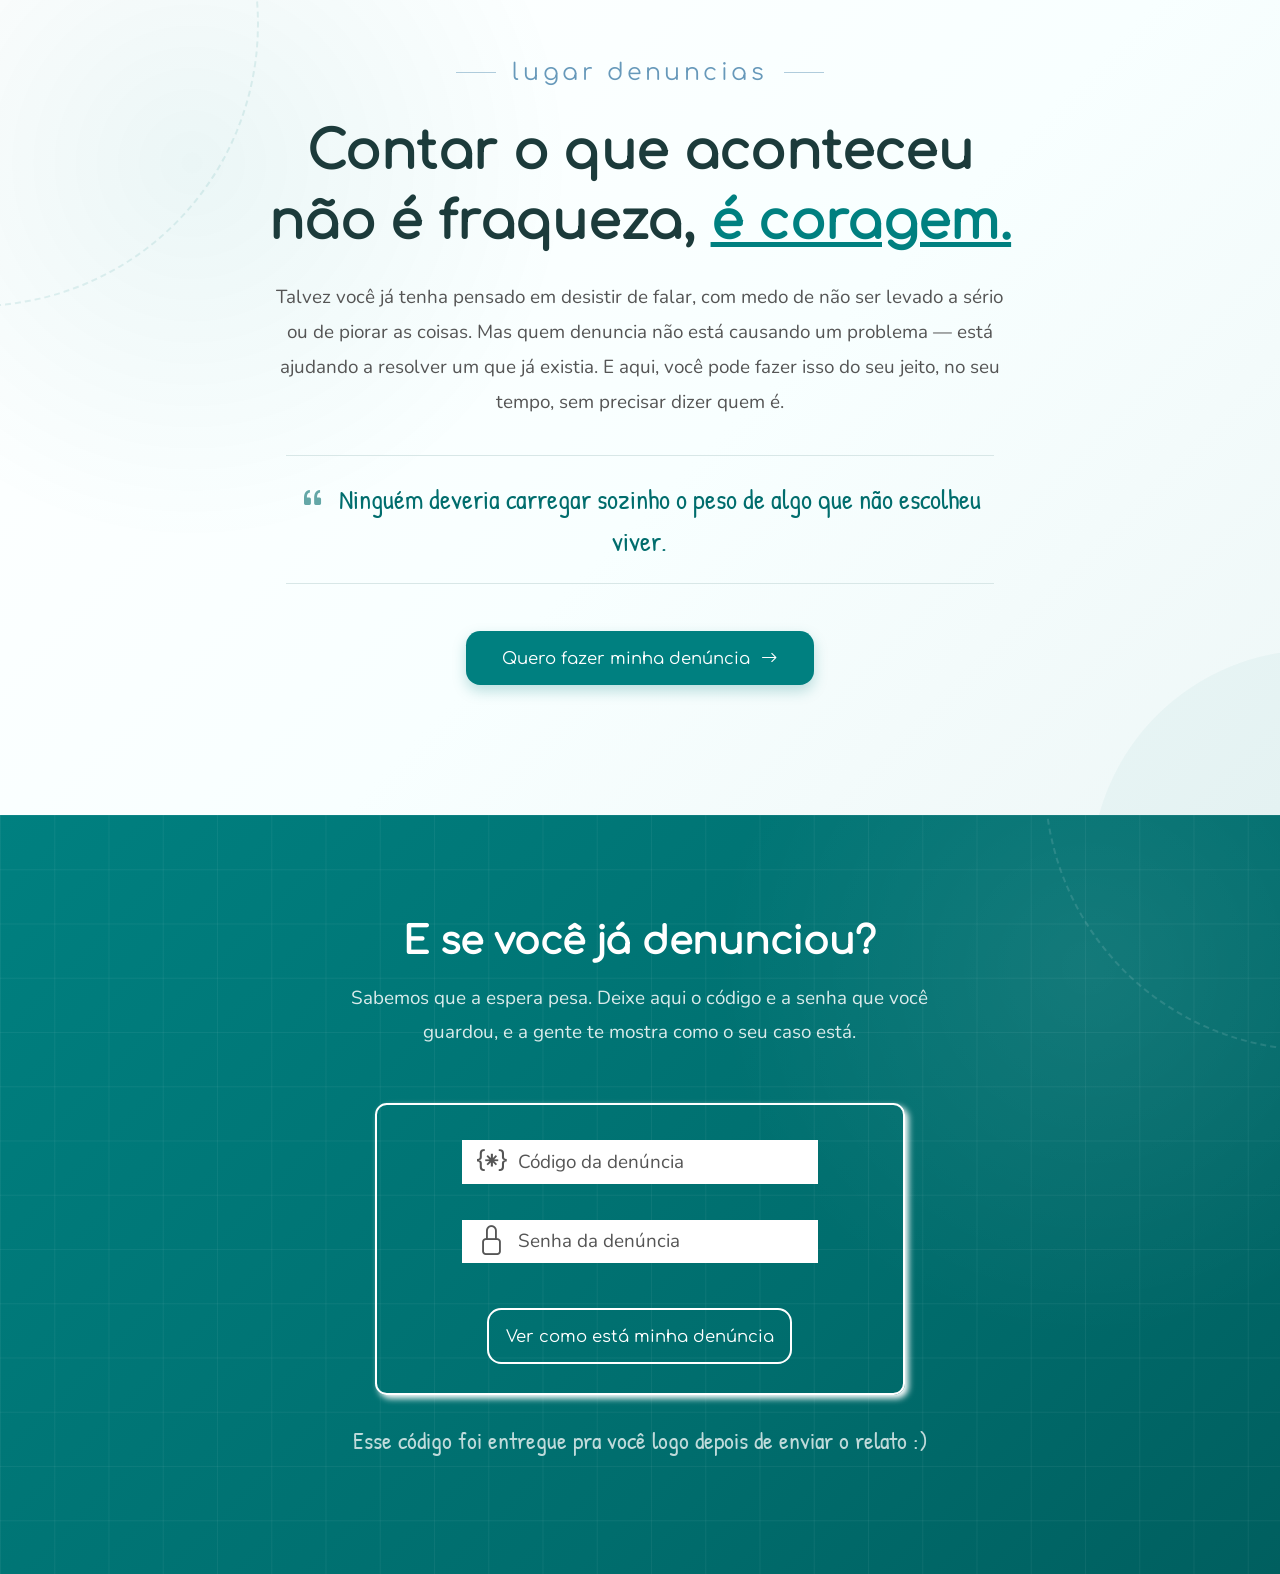
<file: bullying/denuncia.html>
<!DOCTYPE html>
<html lang="pt-br">

<head>
    <meta charset="UTF-8">
    <meta name="viewport" content="width=device-width, initial-scale=1.0">
    <title>Denúncia | S.I.D.A.</title>

    <link rel="stylesheet" href="https://cdnjs.cloudflare.com/ajax/libs/animate.css/4.1.1/animate.min.css">
    <link rel="stylesheet" href="denuncia.css">
    <link rel="stylesheet" href="https://cdn.jsdelivr.net/npm/bootstrap-icons@1.13.1/font/bootstrap-icons.min.css">
</head>

<body>

    <section id="incentivo">
        <div class="container incentivo_conteudo animate__animated animate__fadeInTopLeft">

            <div class="sobre_tag">
                <span></span>
                lugar denuncias
                <span></span>
            </div>

            <h1 class="incentivo_titulo">Contar o que aconteceu <br> não é fraqueza, <em>é coragem.</em></h1>

            <span class="incentivo_assinatura">sua voz tem peso</span>

            <p class="incentivo_texto">
                Talvez você já tenha pensado em desistir de falar, com medo de
                não ser levado a sério ou de piorar as coisas. Mas quem denuncia
                não está causando um problema — está ajudando a resolver um que
                já existia. E aqui, você pode fazer isso do seu jeito, no seu
                tempo, sem precisar dizer quem é.
            </p>

            <div class="incentivo_frase">
                <i class="bi bi-quote"></i>
                Ninguém deveria carregar sozinho o peso de algo que não escolheu viver.
            </div>

            <button class="botao_denunciar" onclick="fazer_denuncia()">
                Quero fazer minha denúncia
                <i class="bi bi-arrow-right"></i>
            </button>

            <div class="incentivo_rodape">

                <div class="incentivo_item">
                    <i class="bi bi-incognito"></i>
                    <span>Anônimo</span>
                </div>

                <div class="incentivo_divisor"></div>

                <div class="incentivo_item">
                    <i class="bi bi-heart-fill"></i>
                    <span>Sem julgamentos</span>
                </div>

                <div class="incentivo_divisor"></div>

                <div class="incentivo_item">
                    <i class="bi bi-shield-lock-fill"></i>
                    <span>No seu tempo</span>
                </div>

            </div>

        </div>
    </section>

    <section id="status">
        <div class="container">

            <div class="status_topo">
                <h2>E se você já denunciou?</h2>
                <p>Sabemos que a espera pesa. Deixe aqui o código e a senha que você
                    guardou, e a gente te mostra como o seu caso está.</p>
            </div>

            <form class="status_form" id="form_status" autocomplete="off">

                <div class="campo">
                    <i class="bi bi-braces-asterisk"></i>
                    <input type="text" id="codigo" placeholder="Código da denúncia" required>
                </div>

                <div class="campo">
                    <i class="bi bi-lock"></i>
                    <input type="text" id="senha" placeholder="Senha da denúncia" required>
                </div>

                <button type="submit" class="botao_consultar" id="botao">Ver como está minha denúncia</button>

                <p class="status_erro" id="status_erro"></p>

            </form>

            <p class="status_ajuda">Esse código foi entregue pra você logo depois de enviar o relato :)</p>

        </div>
    </section>

    

    <script src="denuncia.js"></script>

</body>

</html>
</file>
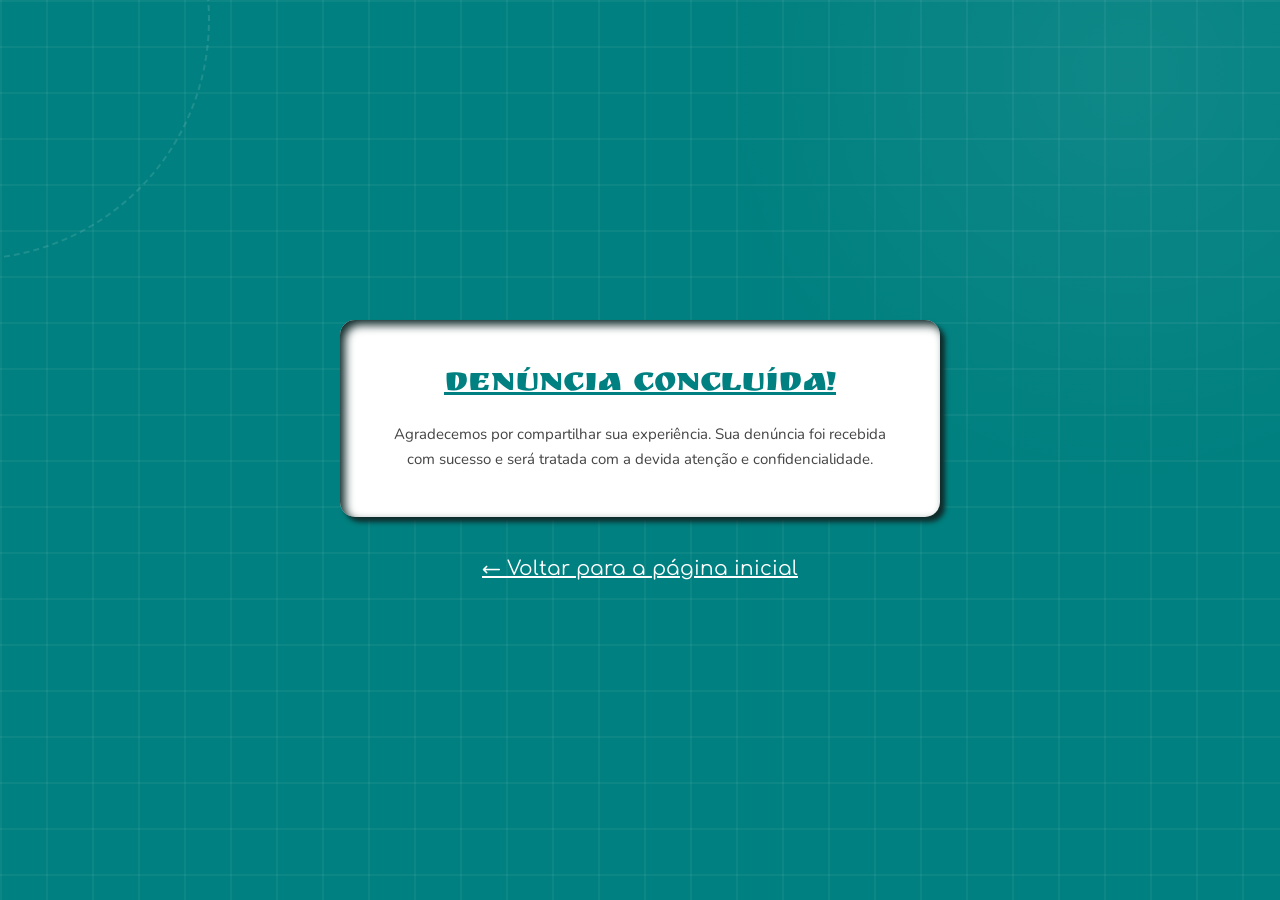
<file: bullying/denuncia_concluida.html>
<!DOCTYPE html>
<html lang="pt-br">
    <head>
        <title>Denúncia Concluída | S.I.D.A.</title>
        <meta charset="UTF-8">
        <meta name="viewport" content="width=device-width, initial-scale=1.">
        <link rel="stylesheet" href="https://cdnjs.cloudflare.com/ajax/libs/animate.css/4.1.1/animate.min.css">
        <link rel="stylesheet" href="denuncia_concluida.css">


    </head>

    <body>
        <section id="denuncia_concluida">

            <h1 class="denuncia_concluida_titulo">Denúncia concluída!</h1>

            <div id="infos">
                <p class="denuncia_concluida_texto">
                    Agradecemos por compartilhar sua experiência. Sua denúncia foi recebida com sucesso e será tratada com a devida atenção e confidencialidade.
                </p>
                <div id="acesso_denuncia" class="acesso_denuncia" style="display: none;">
                    <p class="acesso_denuncia_aviso">
                        Anote o código e a senha abaixo em um lugar seguro. Eles são a única forma de acessar sua denúncia depois. Não será possível recuperá-los se você os perder.
                    </p>
                    <div class="acesso_denuncia_dados">
                        <div class="acesso_denuncia_item">
                            <span class="acesso_denuncia_label">Código de acesso:</span>
                            <span class="acesso_denuncia_valor" id="valor_codigo_acesso">frwoNGIçrw</span>
                        </div>
                        <div class="acesso_denuncia_item">
                            <span class="acesso_denuncia_label">Senha de acesso:</span>
                            <span class="acesso_denuncia_valor" id="valor_senha_acesso">baeit</span>
                        </div>
                    </div>
                </div>
            </div>

        </section>

        <a href="index.html">← Voltar para a página inicial</a>

        <script>
            const codigoAcesso = sessionStorage.getItem("codigoAcesso");
            const senhaAcesso = sessionStorage.getItem("senhaAcesso");

            if(codigoAcesso && senhaAcesso){
                document.getElementById("valor_codigo_acesso").textContent = codigoAcesso;
                document.getElementById("valor_senha_acesso").textContent = senhaAcesso;
                document.getElementById("acesso_denuncia").style.display = "block";

                // remove os dados da sessão depois de exibidos, para não ficarem acessíveis se a aba for reutilizada
                sessionStorage.removeItem("codigoAcesso");
                sessionStorage.removeItem("senhaAcesso");
            }
        </script>
    </body>
</html>
</file>
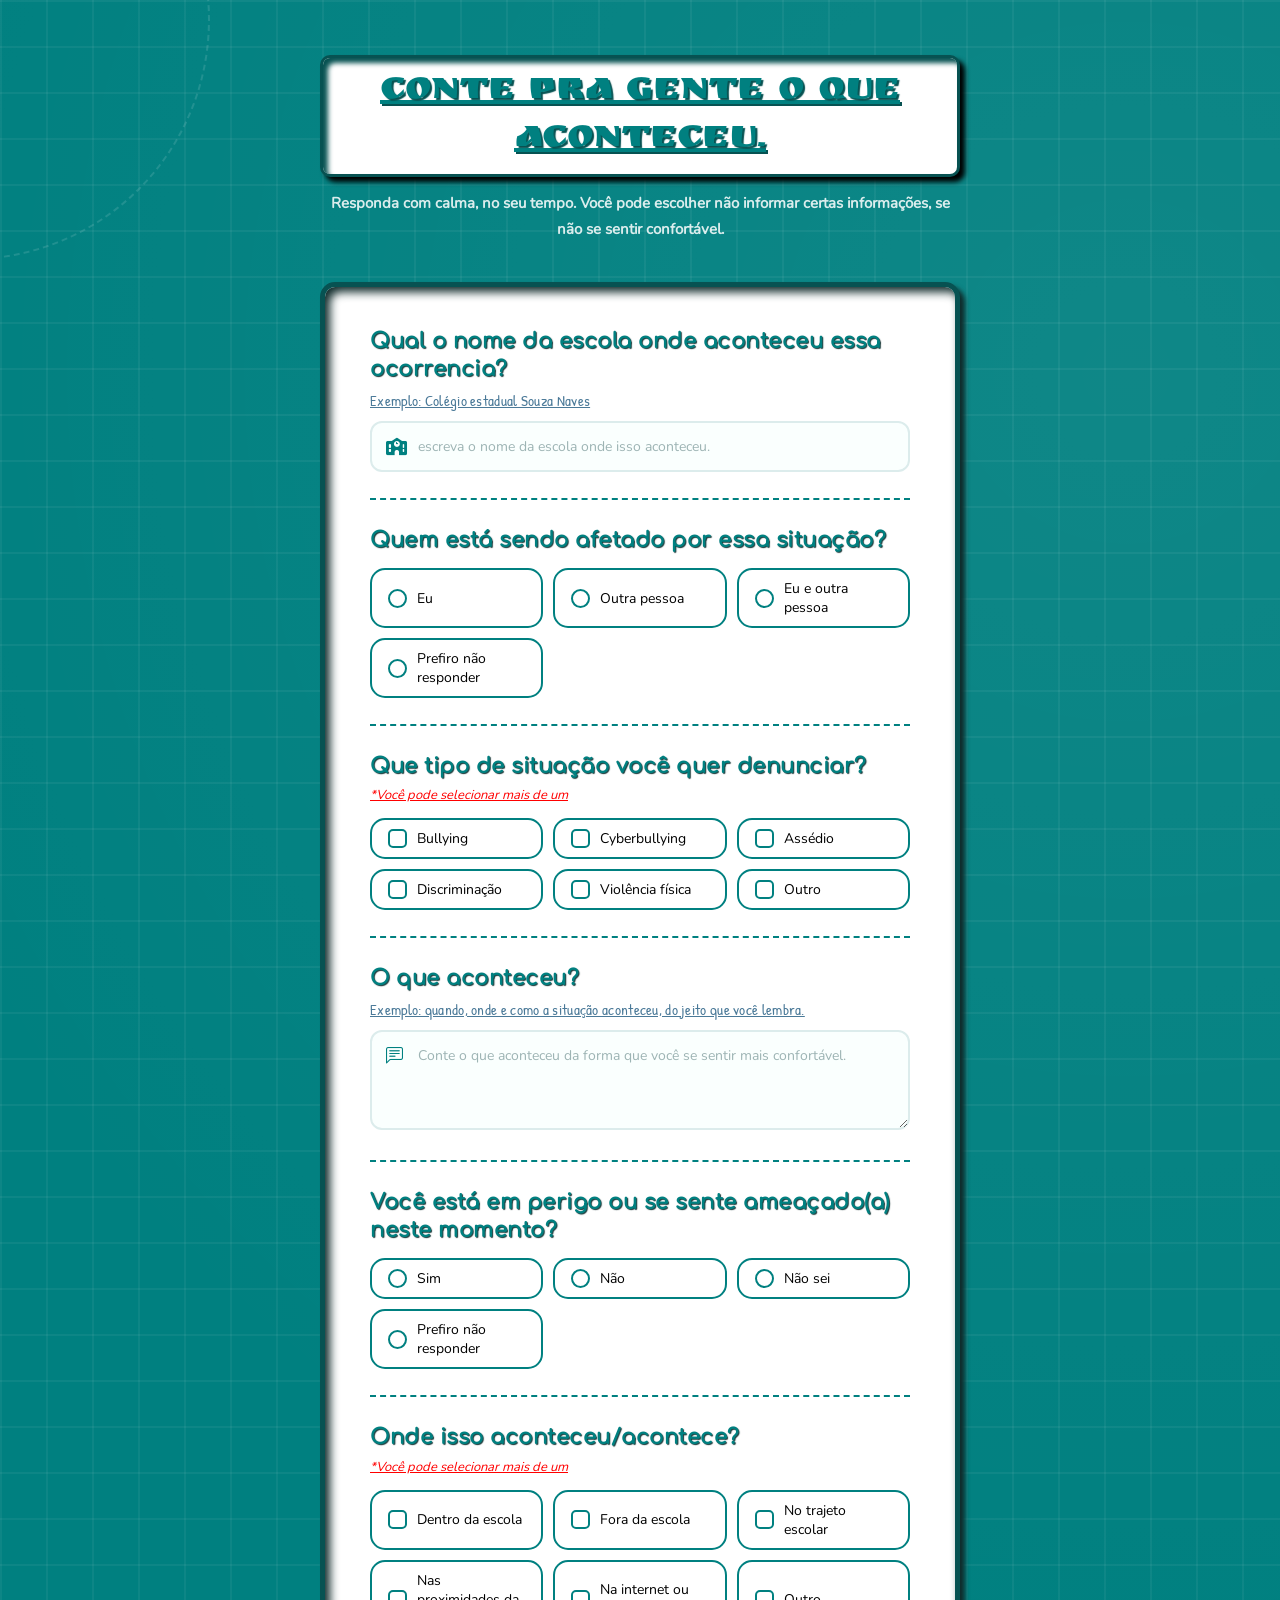
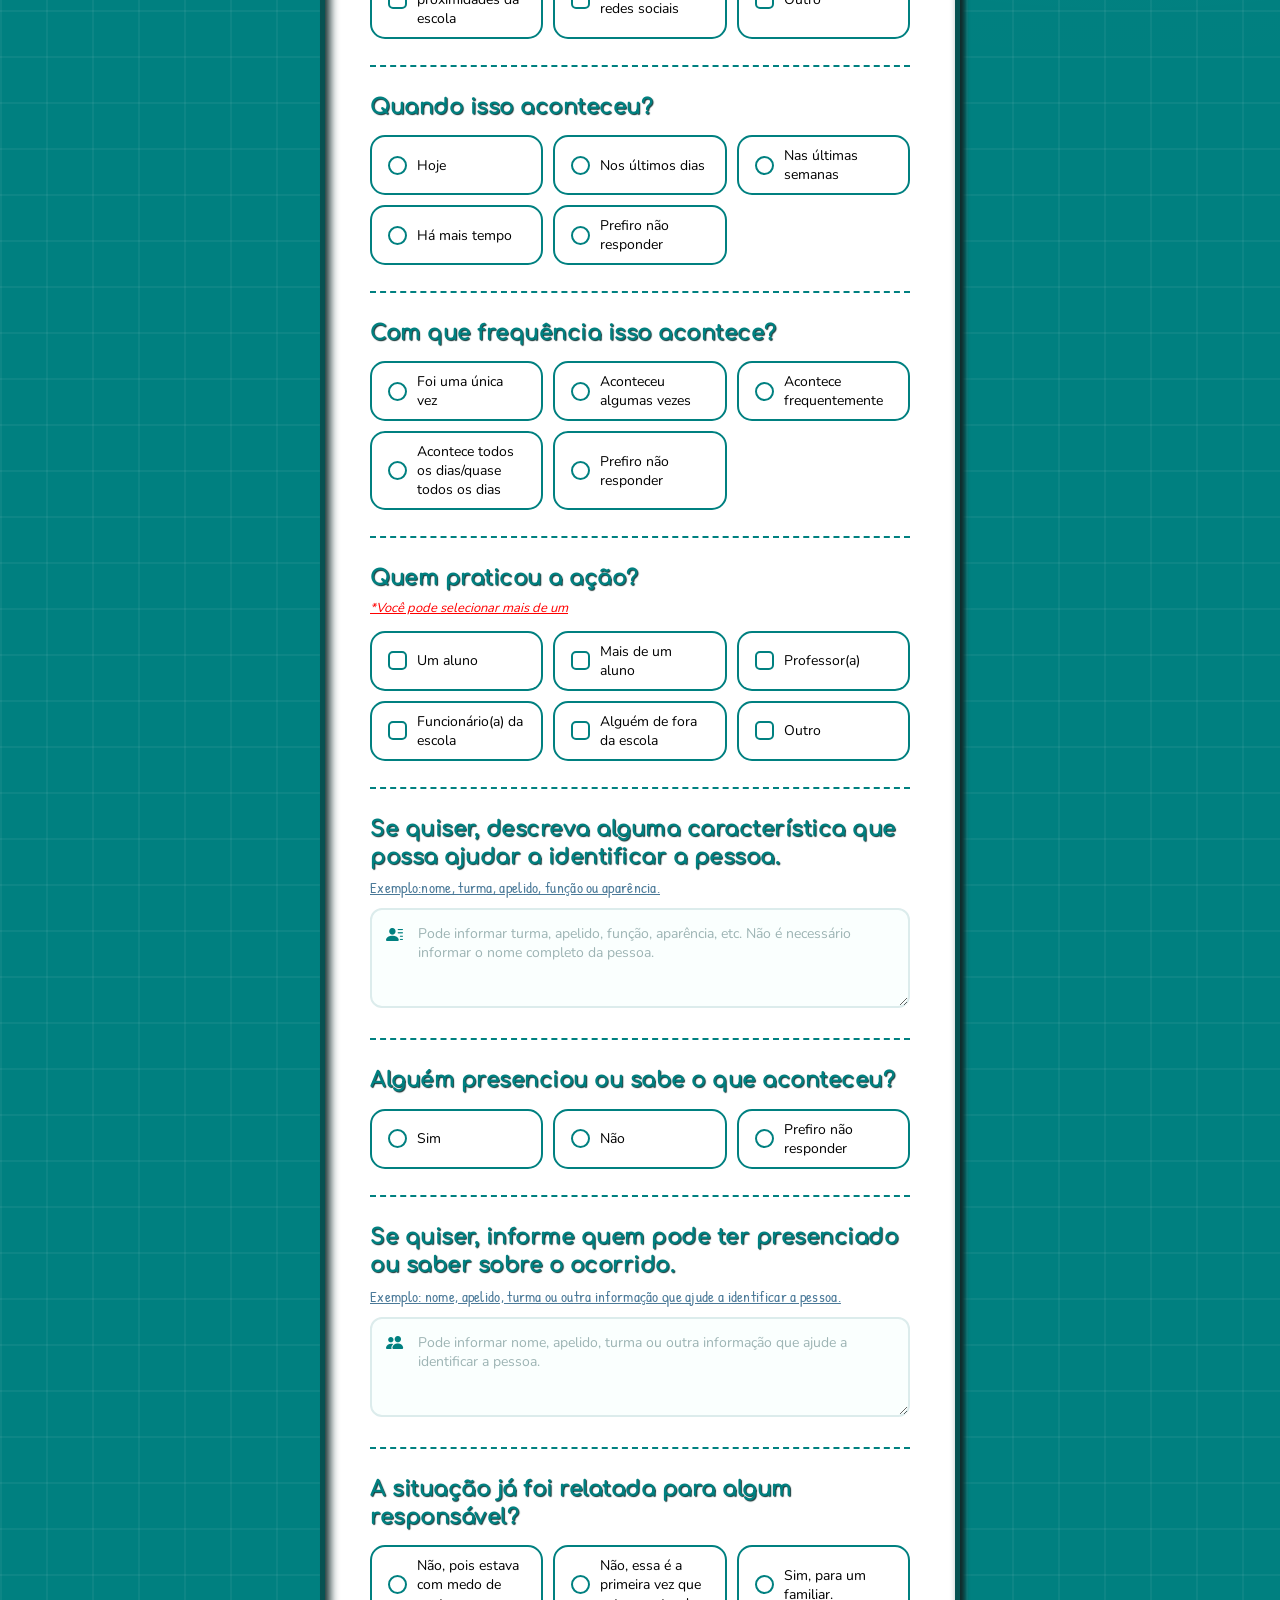
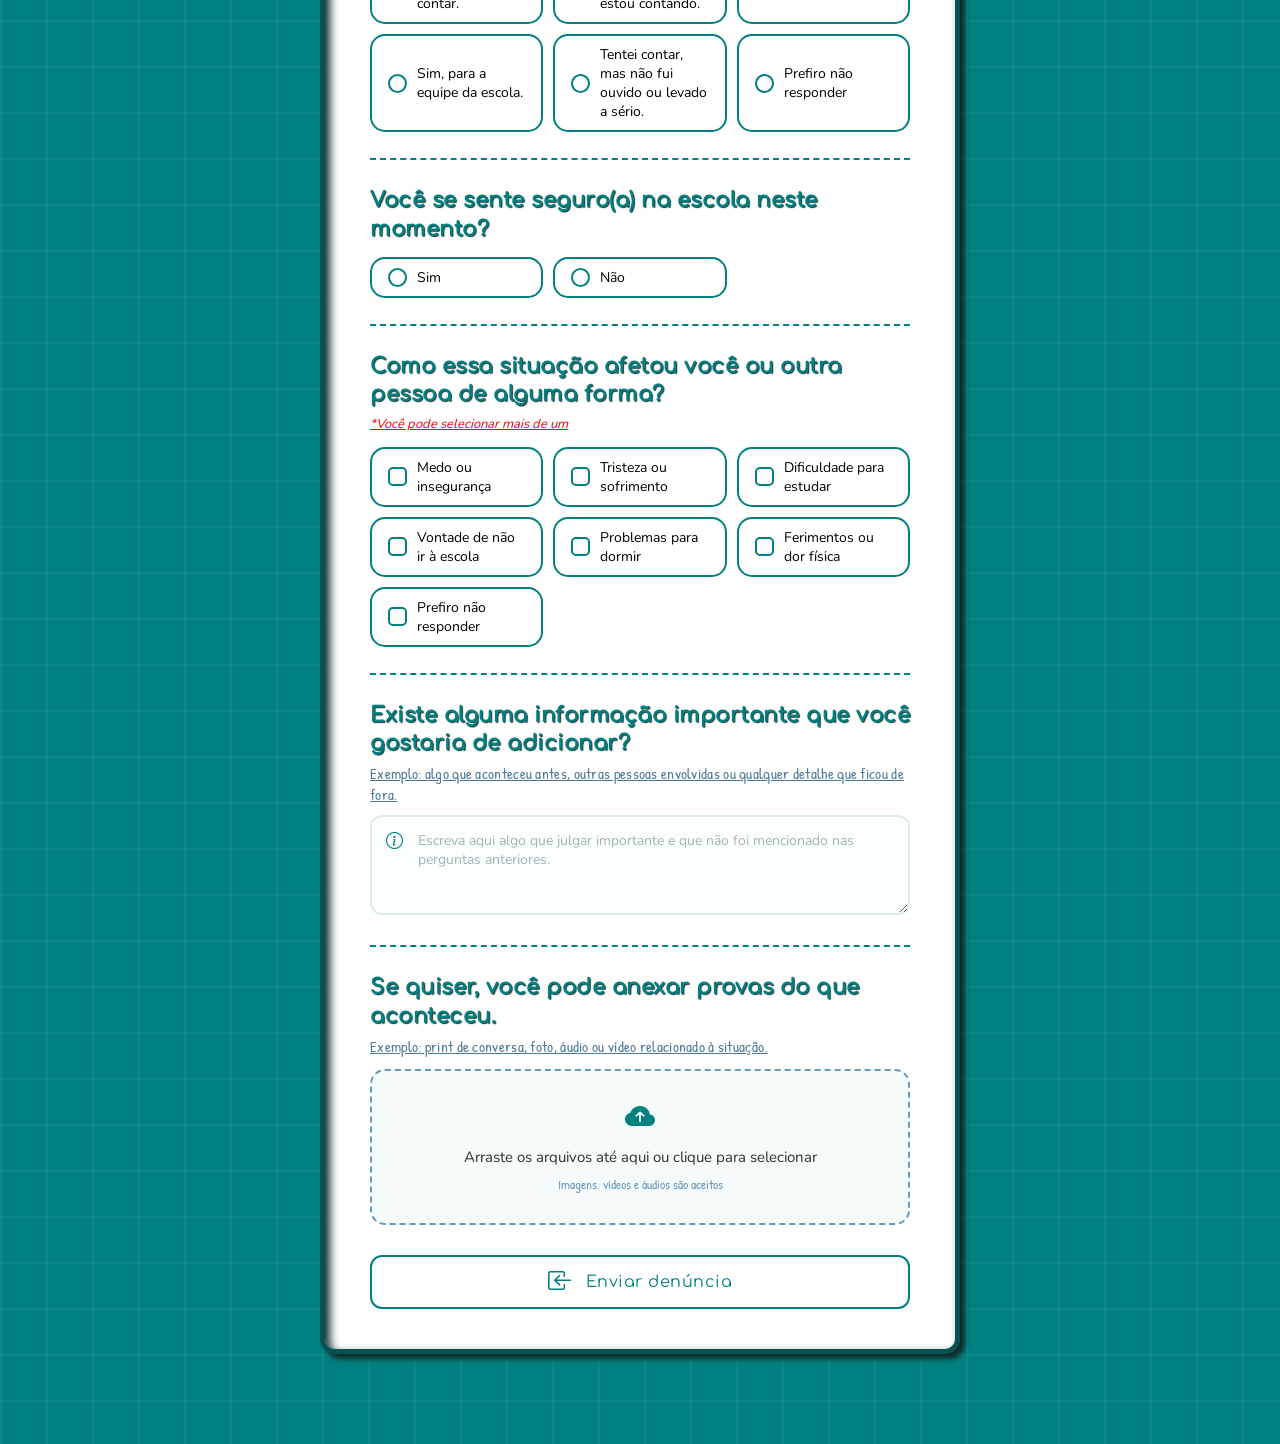
<file: bullying/form_denuncia.html>
<!DOCTYPE html>
<html lang="pt-br">

    <head>
        <title>Formulário de denúncia do S.I.D.A.</title>
        <meta charset="UTF-8">
        <link rel="stylesheet" href="https://cdnjs.cloudflare.com/ajax/libs/animate.css/4.1.1/animate.min.css">
        <link rel="stylesheet" href="https://cdn.jsdelivr.net/npm/bootstrap-icons@1.13.1/font/bootstrap-icons.min.css">
        <link rel="stylesheet" href="https://cdnjs.cloudflare.com/ajax/libs/font-awesome/6.5.1/css/all.min.css" integrity="sha512-DTOQO9RWCH3ppGqcWaEA1BIZOC6xxalwEsw9c2QQeAIftl+Vegovlnee1c9QX4TctnWMn13TZye+giMm8e2LwA==" crossorigin="anonymous" referrerpolicy="no-referrer" />
        <link rel="stylesheet" href="form_denuncia.css">
    </head>

    <body>

    <main>

        <div class="formulario_introducao">

            <h2 class="formulario_titulo">Conte pra gente o que aconteceu.</h2>

            <p class="formulario_subtitulo">
                Responda com calma, no seu tempo. Você pode escolher não informar certas informações, se não se sentir confortável. <br>
            </p>
        </div>

        <form method="post"  autocomplete="off">

            <div class="perguntas">
                <h3>Qual o nome da escola onde aconteceu essa ocorrencia?</h3>
                <span class="exemplo">Exemplo: Colégio estadual Souza Naves </span>

                <div class="campo_texto">
                    <i class="fa-solid fa-school"></i>
                    <input type="text" placeholder="escreva o nome da escola onde isso aconteceu." list="escolas" id="nome_escola" name="nome-escola" required>
                    <datalist id="escolas"></datalist>  
                </div>
            </div>

            <div class="perguntas">
                <h3>Quem está sendo afetado por essa situação?</h3>

                <div class="respostas">
                    <div class="inputs">
                        <input type="radio" name="pergunta_afetado" value="EU" required>
                        <label>Eu</label>
                    </div>

                    <div class="inputs">
                        <input type="radio" name="pergunta_afetado" value="OUTRA_PESSOA">
                        <label>Outra pessoa</label>
                    </div>

                    <div class="inputs">
                        <input type="radio" name="pergunta_afetado" value="EU_E_OUTRA_PESSOA">
                        <label>Eu e outra pessoa</label>
                    </div>

                    <div class="inputs">
                        <input type="radio" name="pergunta_afetado" value="PREFIRO_NAO_DIZER">
                        <label>Prefiro não responder</label>
                    </div>
                </div>
            </div>

            <div class="perguntas">
                <h3>Que tipo de situação você quer denunciar?</h3>
                <p>*Você pode selecionar mais de um</p>

                <div class="respostas">
                    <div class="inputs">
                        <input type="checkbox" name="bullying" id="bullying" value="BULLYING" data-grupo="tipo_de_situacao">
                        <label for="bullying">Bullying</label>
                    </div>

                    <div class="inputs">
                        <input type="checkbox" name="cyberbullying" id="cyberbullying" value="CYBERBULLYING" data-grupo="tipo_de_situacao">
                        <label for="cyberbullying">Cyberbullying</label>
                    </div>

                    <div class="inputs">
                        <input type="checkbox" name="assedio" id="assedio" value="ASSEDIO" data-grupo="tipo_de_situacao">
                        <label for="assedio">Assédio</label>
                    </div>

                    <div class="inputs">
                        <input type="checkbox" name="discriminacao" id="discriminacao" value="DESCRIMINACAO" data-grupo="tipo_de_situacao">
                        <label for="discriminacao">Discriminação</label>
                    </div>

                    <div class="inputs">
                        <input type="checkbox" name="violencia" id="violencia" value="VIOLENCIA_FISICA" data-grupo="tipo_de_situacao">
                        <label for="violencia">Violência física</label>
                    </div>

                    <div class="inputs">
                        <input type="checkbox" name="outro_situacao" id="outro_situacao" value="OUTRO" data-grupo="tipo_de_situacao">
                        <label for="outro_situacao">Outro</label>
                    </div>
                </div>
            </div>

            <div class="perguntas">
                <h3>O que aconteceu?</h3>
                <span class="exemplo">Exemplo: quando, onde e como a situação aconteceu, do jeito que você lembra.</span>

                <div class="campo_texto campo_texto_area">
                    <i class="bi bi-chat-left-text"></i>
                    <textarea placeholder="Conte o que aconteceu da forma que você se sentir mais confortável." name="o_que_aconteceu" id="o_que_aconteceu" required></textarea>
                </div>
            </div>

            <div class="perguntas">
                <h3>Você está em perigo ou se sente ameaçado(a) neste momento?</h3>

                <div class="respostas">
                    <div class="inputs">
                        <input type="radio" name="pergunta_perigo" value="true" required>
                        <label>Sim</label>
                    </div>

                    <div class="inputs">
                        <input type="radio" name="pergunta_perigo" value="">
                        <label>Não</label>
                    </div>

                    <div class="inputs">
                        <input type="radio" name="pergunta_perigo" value="">
                        <label>Não sei</label>
                    </div>

                    <div class="inputs">
                        <input type="radio" name="pergunta_perigo" value="">
                        <label>Prefiro não responder</label>
                    </div>
                </div>
            </div>

            <div class="perguntas">
                <h3>Onde isso aconteceu/acontece?</h3>
                <p>*Você pode selecionar mais de um</p>

                <div class="respostas">
                    <div class="inputs">
                        <input type="checkbox" name="dentro_escola" id="dentro_escola" value="DENTRO_DA_ESCOLA" data-grupo="local_da_ocorrencia">
                        <label for="dentro_escola">Dentro da escola</label>
                    </div>

                    <div class="inputs">
                        <input type="checkbox" name="fora_escola" id="fora_escola" value="FORA_DA_ESCOLA" data-grupo="local_da_ocorrencia">
                        <label for="fora_escola">Fora da escola</label>
                    </div>

                    <div class="inputs">
                        <input type="checkbox" name="transporte" id="transporte" value="NO_TRAJETO_ESCOLA" data-grupo="local_da_ocorrencia">
                        <label for="transporte">No trajeto escolar</label>
                    </div>
                    
                    <div class="inputs">
                        <input type="checkbox" name="proximo" id="proximo" value="NAS_PROXIMIDADES_DA_ESCOLA" data-grupo="local_da_ocorrencia">
                        <label for="proximo">Nas proximidades da escola</label>
                    </div>

                    <div class="inputs">
                        <input type="checkbox" name="internet" id="internet" value="NA_INTERNET" data-grupo="local_da_ocorrencia">
                        <label for="internet">Na internet ou redes sociais</label>
                    </div>

                    <div class="inputs">
                        <input type="checkbox" name="outro_local" id="outro_local" value="OUTRO" data-grupo="local_da_ocorrencia">
                        <label for="outro_local">Outro</label>
                    </div>
                </div>
            </div>

            <div class="perguntas">
                <h3>Quando isso aconteceu?</h3>

                <div class="respostas">
                    <div class="inputs">
                        <input type="radio" name="pergunta_quando" required value="HOJE">
                        <label>Hoje</label>
                    </div>

                    <div class="inputs">
                        <input type="radio" name="pergunta_quando" value="ULTIMOS_DIAS">
                        <label>Nos últimos dias</label>
                    </div>

                    <div class="inputs">
                        <input type="radio" name="pergunta_quando" value="ULTIMAS_SEMANAS">
                        <label>Nas últimas semanas</label>
                    </div>

                    <div class="inputs">
                        <input type="radio" name="pergunta_quando" value="HA_MAIS_TEMPO">
                        <label>Há mais tempo</label>
                    </div>

                    <!-- <div class="inputs">
                        <input type="radio" name="pergunta_quando" value="HOJE">
                        <label>Não sei informar</label>
                    </div> -->

                    <div class="inputs">
                        <input type="radio" name="pergunta_quando" value="PREFIRO_NAO_DIZER">
                        <label>Prefiro não responder</label>
                    </div>
                </div>
            </div>

            <div class="perguntas">
                <h3>Com que frequência isso acontece?</h3>

                <div class="respostas">
                    <div class="inputs">
                        <input type="radio" name="pergunta_frequencia" class="nao_aparecer" required value="UMA_VEZ">
                        <label>Foi uma única vez</label>
                    </div>

                    <div class="inputs">
                        <input type="radio" name="pergunta_frequencia" class="aparecer" value="ALGUMAS_VEZES">
                        <label>Aconteceu algumas vezes</label>
                    </div>

                    <div class="inputs">
                        <input type="radio" name="pergunta_frequencia" class="aparecer" value="FREQUENTEMENTE">
                        <label>Acontece frequentemente</label>
                    </div>

                    <div class="inputs">
                        <input type="radio" name="pergunta_frequencia" class="nao_aparecer" value="TODOS_OS_DIAS">
                        <label>Acontece todos os dias/quase todos os dias</label>
                    </div>

                    <!-- <div class="inputs">
                        <input type="radio" name="pergunta_frequencia" class="aparecer">
                        <label>Não sei informar</label>
                    </div> -->

                    <div class="inputs">
                        <input type="radio" name="pergunta_frequencia" class="aparecer" value="PREFIRO_NAO_DIZER">
                        <label>Prefiro não responder</label>
                    </div>
                </div>
            </div>

            <div class="perguntas" id="pergunta_continua" style="display:none">
                <h3>Isso continua acontecendo?</h3>

                <div class="respostas">
                    <div class="inputs">
                        <input type="radio" name="pergunta_continua" value="true">
                        <label>Sim</label>
                    </div>

                    <div class="inputs">
                        <input type="radio" name="pergunta_continua" value="">
                        <label>Não</label>
                    </div>

                    <div class="inputs">
                        <input type="radio" name="pergunta_continua"  value="">
                        <label>Não sei</label>
                    </div>

                    <div class="inputs">
                        <input type="radio" name="pergunta_continua"  value="">
                        <label>Prefiro não responder</label>
                    </div>
                </div>
            </div>

            <div class="perguntas">
                <h3>Quem praticou a ação?</h3>
                <p>*Você pode selecionar mais de um</p>

                <div class="respostas">
                    <div class="inputs">
                        <input type="checkbox" name="aluno" id="aluno" value="UM_ALUNO" data-grupo="quem_praticou">
                        <label for="aluno">Um aluno</label>
                    </div>

                    <div class="inputs">
                        <input type="checkbox" name="alunos" id="alunos" value="MAIS_DE_UM_ALUNO" data-grupo="quem_praticou">
                        <label for="alunos">Mais de um aluno</label>
                    </div>

                    <div class="inputs">
                        <input type="checkbox" name="professor" id="professor" value="PROFESSOR" data-grupo="quem_praticou">
                        <label for="professor">Professor(a)</label>
                    </div>

                    <div class="inputs">
                        <input type="checkbox" name="funcionario" id="funcionario" value="FUNCIONARIO_ESCOLA" data-grupo="quem_praticou">
                        <label for="funcionario">Funcionário(a) da escola</label>
                    </div>

                    <div class="inputs">
                        <input type="checkbox" name="fora_escola_praticou" id="fora_escola_praticou" value="ALGUEM_FORA_DA_ESCOLA" data-grupo="quem_praticou">
                        <label for="fora_escola_praticou">Alguém de fora da escola</label>
                    </div>

                    <div class="inputs">
                        <input type="checkbox" name="outro_praticou" id="outro_praticou" value="OUTRO" data-grupo="quem_praticou">
                        <label for="outro_praticou">Outro</label>
                    </div>
                </div>
            </div>

            <div class="perguntas">
                <h3>Se quiser, descreva alguma característica que possa ajudar a identificar a pessoa.</h3>
                <span class="exemplo">Exemplo:nome, turma, apelido, função ou aparência.</span>

                <div class="campo_texto campo_texto_area">
                    <i class="bi bi-person-lines-fill"></i>
                    <textarea placeholder="Pode informar turma, apelido, função, aparência, etc. Não é necessário informar o nome completo da pessoa." id="pessoa_praticou"></textarea>
                </div>
            </div>

            <div class="perguntas">
                <h3>Alguém presenciou ou sabe o que aconteceu?</h3>

                <div class="respostas">
                    <div class="inputs">
                        <input type="radio" name="pergunta_presenciou" required value="SIM">
                        <label>Sim</label>
                    </div>

                    <div class="inputs">
                        <input type="radio" name="pergunta_presenciou" value="NAO">
                        <label>Não</label>
                    </div>

                    <!-- <div class="inputs">
                        <input type="radio" name="pergunta_presenciou">
                        <label>Não sei</label>
                    </div> -->

                    <div class="inputs">
                        <input type="radio" name="pergunta_presenciou" value="PREFIRO_NAO_INFORMAR">
                        <label>Prefiro não responder</label>
                    </div>
                </div>
            </div>

            <div class="perguntas">
                <h3>Se quiser, informe quem pode ter presenciado ou saber sobre o ocorrido.</h3>
                <span class="exemplo">Exemplo: nome, apelido, turma ou outra informação que ajude a identificar a pessoa.</span>

                <div class="campo_texto campo_texto_area">
                    <i class="bi bi-people-fill"></i>
                    <textarea placeholder="Pode informar nome, apelido, turma ou outra informação que ajude a identificar a pessoa." id="detalhes_testemunha"></textarea>
                </div>
            </div>

            <div class="perguntas">
                <h3>A situação já foi relatada para algum responsável?</h3>

                <div class="respostas">
                    <div class="inputs">
                        <input type="radio" name="pergunta_relatada" required class="nao_contou" value="NAO_MEDO">
                        <label>Não, pois estava com medo de contar.</label>
                    </div>

                    <div class="inputs">
                        <input type="radio" name="pergunta_relatada" class="nao_contou" value="NAO_PRIMEIRA_VEZ_CONTANDO">
                        <label>Não, essa é a primeira vez que estou contando.</label>
                    </div>

                    <div class="inputs">
                        <input type="radio" name="pergunta_relatada" class="contou" value="SIM_FAMILIAR">
                        <label>Sim, para um familiar.</label>
                    </div>

                    <div class="inputs">
                        <input type="radio" name="pergunta_relatada" class="contou" value="SIM_EQUIPE_ESCOLA">
                        <label>Sim, para a equipe da escola.</label>
                    </div>

                    <div class="inputs">
                        <input type="radio" name="pergunta_relatada" class="nao_contou" value="TENTEI_CONTAR">
                        <label>Tentei contar, mas não fui ouvido ou levado a sério.</label>
                    </div>

                    <div class="inputs">
                        <input type="radio" name="pergunta_relatada" class="nao_contou" value="PREFIRO_NAO_INFORMAR">
                        <label>Prefiro não responder</label>
                    </div>
                </div>
            </div>

            <div class="perguntas" id="relato_feito" style="display:none">
                <h3>O que aconteceu depois que o relato foi feito?</h3>

                <div class="respostas">
                    <div class="inputs">
                        <input type="radio" name="pergunta_depois" value="ESCOLA_TENTOU_AJUDAR">
                        <label>A escola tentou ajudar.</label>
                    </div>

                    <div class="inputs">
                        <input type="radio" name="pergunta_depois" value="MEDIDA_TOMADA_MAS_NAO_RESOLVEU">
                        <label>Alguma medida foi tomada, mas a situação continuou.</label>
                    </div>

                    <div class="inputs">
                        <input type="radio" name="pergunta_depois" value="NINGUEM_FEZ_NADA">
                        <label>Ninguém fez nada.</label>
                    </div>

                    <div class="inputs">
                        <input type="radio" name="pergunta_depois" value="DISSERAM_QUE_NAO_PODIAM_FAZER_NADA">
                        <label>Disseram que não podiam fazer nada.</label>
                    </div>

                    <div class="inputs">
                        <input type="radio" name="pergunta_depois" value="SITUACAO_PIOROU">
                        <label>A situação piorou.</label>
                    </div>

                    <!-- <div class="inputs">
                        <input type="radio" name="pergunta_depois">
                        <label>Prefiro não responder.</label>
                    </div> -->
                </div>
            </div>

            <div class="perguntas">
                <h3>Você se sente seguro(a) na escola neste momento?</h3>

                <div class="respostas">
                    <div class="inputs">
                        <input type="radio" name="pergunta_seguro" required value="true">
                        <label>Sim</label>
                    </div>

                    <div class="inputs">
                        <input type="radio" name="pergunta_seguro" value="">
                        <label>Não</label>
                    </div>

                    <!-- <div class="inputs">
                        <input type="radio" name="pergunta_seguro">
                        <label>Não sei</label>
                    </div>

                    <div class="inputs">
                        <input type="radio" name="pergunta_seguro">
                        <label>Prefiro não responder.</label>
                    </div> -->
                </div>
            </div>

            <div class="perguntas">
                <h3>Como essa situação afetou você ou outra pessoa de alguma forma?</h3>
                <p>*Você pode selecionar mais de um</p>

                <div class="respostas">
                    <div class="inputs">
                        <input type="checkbox" name="medo" id="medo" value="MEDO_OU_INSEGURANCA" data-grupo="como_isso_te_afetou">
                        <label for="medo">Medo ou insegurança</label>
                    </div>

                    <div class="inputs">
                        <input type="checkbox" name="tristeza" id="tristeza" value="TRISTEZA_OU_SOFRIMENTO" data-grupo="como_isso_te_afetou">
                        <label for="tristeza">Tristeza ou sofrimento</label>
                    </div>

                    <div class="inputs">
                        <input type="checkbox" name="estudos" id="estudos" value="DIFICULDADE_PARA_ESTUDAR" data-grupo="como_isso_te_afetou">
                        <label for="estudos">Dificuldade para estudar</label>
                    </div>

                    <div class="inputs">
                        <input type="checkbox" name="vontade_nao_ir_escola" id="vontade_nao_ir_escola" value="VONTADE_DE_NAO_IR_A_ESCOLA" data-grupo="como_isso_te_afetou">
                        <label for="vontade_nao_ir_escola">Vontade de não ir à escola</label>
                    </div>

                    <div class="inputs">
                        <input type="checkbox" name="sono" id="sono" value="PROBLEMAS_PARA_DORMIR" data-grupo="como_isso_te_afetou">
                        <label for="sono">Problemas para dormir</label>
                    </div>

                    <div class="inputs">
                        <input type="checkbox" name="ferimentos" id="ferimentos" value="FERIMENTOS_OU_DOR_FISICA" data-grupo="como_isso_te_afetou">
                        <label for="ferimentos">Ferimentos ou dor física</label>
                    </div>

                    <!-- <div class="inputs">
                        <input type="checkbox" name="nenhum" id="nenhum" value="NENHUM" data-grupo="como_isso_te_afetou">
                        <label for="nenhum">Não tenho certeza</label>
                    </div> -->

                    <!-- <div class="inputs">
                        <input type="checkbox" name="outro_impacto" id="outro_impacto" value="OUTRO" data-grupo="como_isso_te_afetou">
                        <label for="outro_impacto">Outro</label>
                    </div> -->

                    <div class="inputs">
                        <input type="checkbox" name="prefiro" id="prefiro" value="PREFIRO_NAO_DIZER" data-grupo="como_isso_te_afetou">
                        <label for="prefiro">Prefiro não responder</label>
                    </div>
                </div>
            </div>

            <div class="perguntas">
                <h3>Existe alguma informação importante que você gostaria de adicionar?</h3>
                <span class="exemplo">Exemplo: algo que aconteceu antes, outras pessoas envolvidas ou qualquer detalhe que ficou de fora.</span>

                <div class="campo_texto campo_texto_area">
                    <i class="bi bi-info-circle"></i>
                    <textarea placeholder="Escreva aqui algo que julgar importante e que não foi mencionado nas perguntas anteriores." id="mais_infos"></textarea>
                </div>
            </div>

            <div class="perguntas perguntas_provas" onclick="aviso()">
                <h3>Se quiser, você pode anexar provas do que aconteceu.</h3>
                <span class="exemplo">Exemplo: print de conversa, foto, áudio ou vídeo relacionado à situação.</span>

                <div class="campo_provas">
                    <i class="bi bi-cloud-arrow-up-fill"></i>
                    <span class="campo_provas_titulo">Arraste os arquivos até aqui ou clique para selecionar</span>
                    <span class="campo_provas_formatos">Imagens, vídeos e áudios são aceitos</span>
                </div>
            </div>

            <button type="submit" class="botao_enviar" id="botao_denunciar">
                <i class="bi bi-box-arrow-in-left"></i>
                Enviar denúncia
            </button>

        </form>

    </main>

    <script src="form_denuncia.js"></script>

    <script>
        function aviso(){
            alert("O envio de arquivos será uma função adicionada no futuro!");
        }
    </script>

    </body>

</html>
</file>
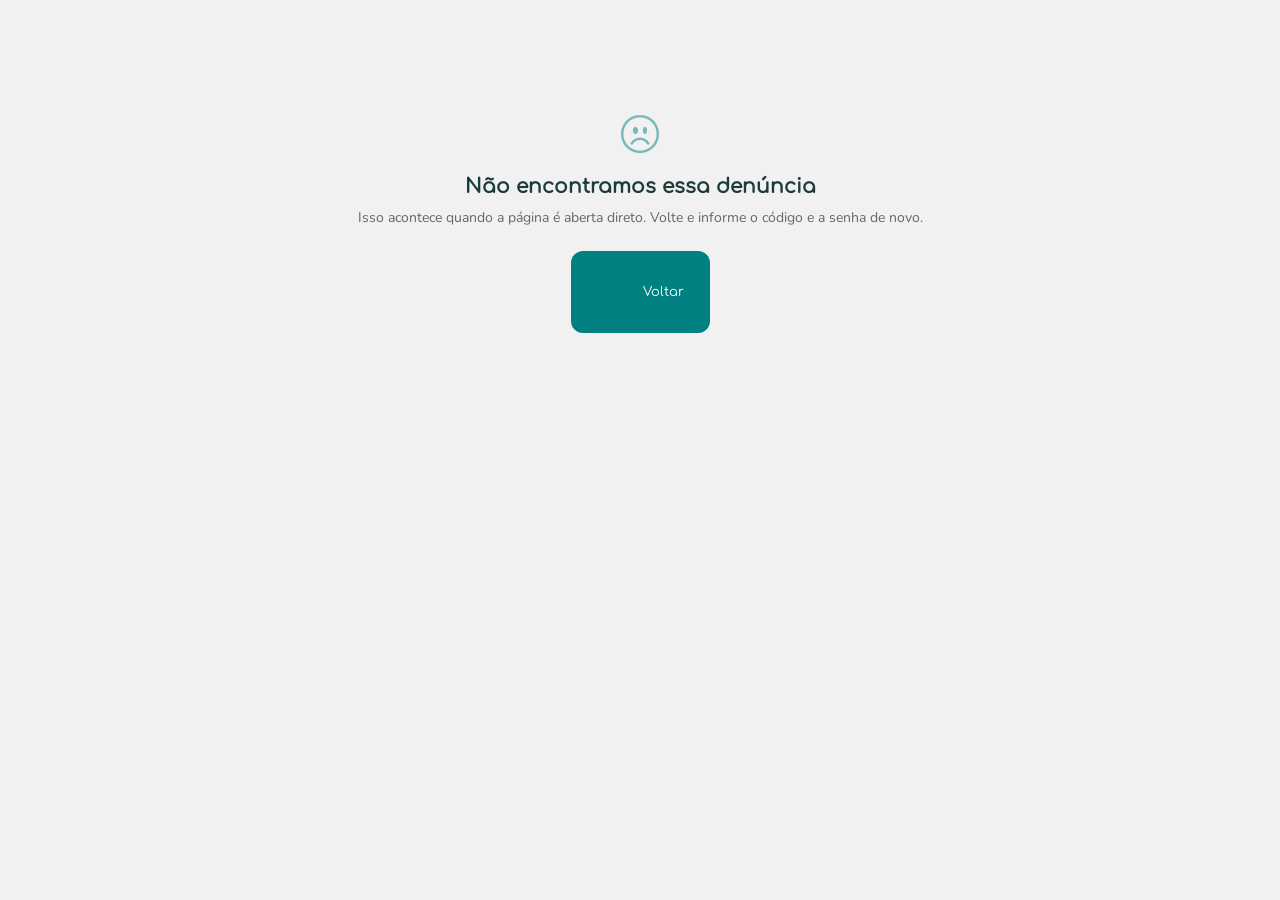
<file: bullying/mostrar_denuncia.html>
<!DOCTYPE html>
<html lang="pt-br">

<head>
    <meta charset="UTF-8">
    <meta name="viewport" content="width=device-width, initial-scale=1.0">
    <title>Sua denúncia | S.I.D.A.</title>

    <link rel="stylesheet" href="https://cdnjs.cloudflare.com/ajax/libs/animate.css/4.1.1/animate.min.css">
    <link rel="stylesheet" href="mostrar_denuncia.css">
    <link rel="stylesheet" href="https://cdn.jsdelivr.net/npm/bootstrap-icons@1.13.1/font/bootstrap-icons.min.css">
</head>

<body>

    <div id="conteudo" style="display: none;">

        <section id="topo">
            <div class="container animate__animated animate__fadeIn">

                <h2>Aqui está a sua denúncia</h2>
                <p>Guarde bem o código e a senha, você vai precisar deles de novo.</p>

                <div class="ficha">
                    <div class="linha">
                        <i class="bi bi-hash"></i>
                        <div class="linha_texto">
                            <span>ID</span>
                            <strong id="campo_id"></strong>
                        </div>
                    </div>
                    <div class="linha">
                        <i class="bi bi-calendar3"></i>
                        <div class="linha_texto">
                            <span>Criada em</span>
                            <strong id="campo_data"></strong>
                        </div>
                    </div>
                    <div class="linha">
                        <i class="bi bi-flag-fill"></i>
                        <div class="linha_texto">
                            <span>Prioridade</span>
                            <strong id="campo_prioridade"></strong>
                        </div>
                    </div>
                    <div class="linha">
                        <i class="bi bi-building"></i>
                        <div class="linha_texto">
                            <span>Núcleo responsável</span>
                            <strong id="campo_nucleo"></strong>
                        </div>
                    </div>
                    <div class="linha">
                        <i class="bi bi-envelope"></i>
                        <div class="linha_texto">
                            <span>Email do órgão</span>
                            <strong id="campo_email"></strong>
                        </div>
                    </div>
                    <div class="linha">
                        <i class="bi bi-telephone"></i>
                        <div class="linha_texto">
                            <span>Número do órgão</span>
                            <strong id="campo_numero"></strong>
                        </div>
                    </div>
                    <div class="linha">
                        <i class="bi bi-braces-asterisk"></i>
                        <div class="linha_texto">
                            <span>Código</span>
                            <strong id="campo_codigo"></strong>
                        </div>
                    </div>
                    <div class="linha">
                        <i class="bi bi-lock"></i>
                        <div class="linha_texto">
                            <span>Senha</span>
                            <strong id="campo_senha"></strong>
                        </div>
                    </div>
                </div>

                <button class="botao_ver_mais" id="botao_ver_mais" onclick="ver_denuncia_completa()">
                    <span>Ver denúncia completa</span>
                    <i class="bi bi-chevron-down"></i>
                </button>

            </div>
        </section>

        <section id="miolo">
            <div class="container">

                <div id="detalhes">

                    <h3><i class="bi bi-chat-left-text"></i> O que aconteceu</h3>
                    <p class="relato"><i class="bi bi-quote"></i><span id="campo_relato"></span></p>

                    <h3><i class="bi bi-info-circle"></i> Sobre a situação</h3>
                    <div class="ficha">
                        <div class="linha">
                            <i class="bi bi-mortarboard"></i>
                            <div class="linha_texto">
                                <span>Escola</span>
                                <strong id="campo_escola"></strong>
                            </div>
                        </div>
                        <div class="linha">
                            <i class="bi bi-clock-history"></i>
                            <div class="linha_texto">
                                <span>Quando ocorreu</span>
                                <strong id="campo_quando"></strong>
                            </div>
                        </div>
                        <div class="linha">
                            <i class="bi bi-arrow-repeat"></i>
                            <div class="linha_texto">
                                <span>Frequência</span>
                                <strong id="campo_frequencia"></strong>
                            </div>
                        </div>
                        <div class="linha">
                            <i class="bi bi-question-circle"></i>
                            <div class="linha_texto">
                                <span>Continua acontecendo</span>
                                <strong id="campo_continua"></strong>
                            </div>
                        </div>
                        <div class="linha">
                            <i class="bi bi-person"></i>
                            <div class="linha_texto">
                                <span>Quem foi afetado</span>
                                <strong id="campo_afetados"></strong>
                            </div>
                        </div>
                        <div class="linha">
                            <i class="bi bi-shield-check"></i>
                            <div class="linha_texto">
                                <span>Se sente seguro na escola</span>
                                <strong id="campo_seguro"></strong>
                            </div>
                        </div>
                        <div class="linha">
                            <i class="bi bi-geo-alt"></i>
                            <div class="linha_texto">
                                <span>Onde ocorreu</span>
                                <strong id="campo_onde"></strong>
                            </div>
                        </div>
                        <div class="linha">
                            <i class="bi bi-exclamation-circle"></i>
                            <div class="linha_texto">
                                <span>O que foi denunciado</span>
                                <strong id="campo_situacao"></strong>
                            </div>
                        </div>
                        <div class="linha">
                            <i class="bi bi-people"></i>
                            <div class="linha_texto">
                                <span>Quem praticou</span>
                                <strong id="campo_quempraticou"></strong>
                            </div>
                        </div>
                        <div class="linha">
                            <i class="bi bi-heartbreak"></i>
                            <div class="linha_texto">
                                <span>Como isso afetou</span>
                                <strong id="campo_comoafetou"></strong>
                            </div>
                        </div>
                    </div>

                    <h3><i class="bi bi-people"></i> Testemunhas e responsáveis</h3>
                    <div class="ficha">
                        <div class="linha">
                            <i class="bi bi-eye"></i>
                            <div class="linha_texto">
                                <span>Havia testemunha</span>
                                <strong id="campo_testemunha"></strong>
                            </div>
                        </div>
                        <div class="linha">
                            <i class="bi bi-chat-dots"></i>
                            <div class="linha_texto">
                                <span>Foi relatado a um responsável</span>
                                <strong id="campo_relatado"></strong>
                            </div>
                        </div>
                    </div>
                    <p class="observacao" id="campo_detalhes_testemunha"></p>
                    <p class="observacao" id="campo_detalhes_agressores"></p>

                    <h3><i class="bi bi-chat-square-heart"></i> Pedido ou informação extra</h3>
                    <p class="relato"><i class="bi bi-quote"></i><span id="campo_pedido"></span></p>

                    <h3><i class="bi bi-flag"></i> Resultado do relato</h3>
                    <p class="relato"><i class="bi bi-quote"></i><span id="campo_resultado"></span></p>

                    <h3><i class="bi bi-clock-history"></i> Status da denúncia</h3>
                    <p class="observacao" id="campo_status"></p>

                    <h3><i class="bi bi-envelope-paper"></i> Mensagens</h3>
                    <p class="observacao" id="campo_mensagens"></p>

                </div>

            </div>
        </section>

    </div>

    <section id="erro">
        <div class="container">
            <i class="bi bi-emoji-frown"></i>
            <h2>Não encontramos essa denúncia</h2>
            <p>Isso acontece quando a página é aberta direto. Volte e informe o código e a senha de novo.</p>
            <a href="denuncia.html">
                <i class="bi bi-arrow-left"></i>
                Voltar
            </a>
        </div>
    </section>

    <script src="mostrar_denuncia.js"></script>

</body>

</html>
</file>
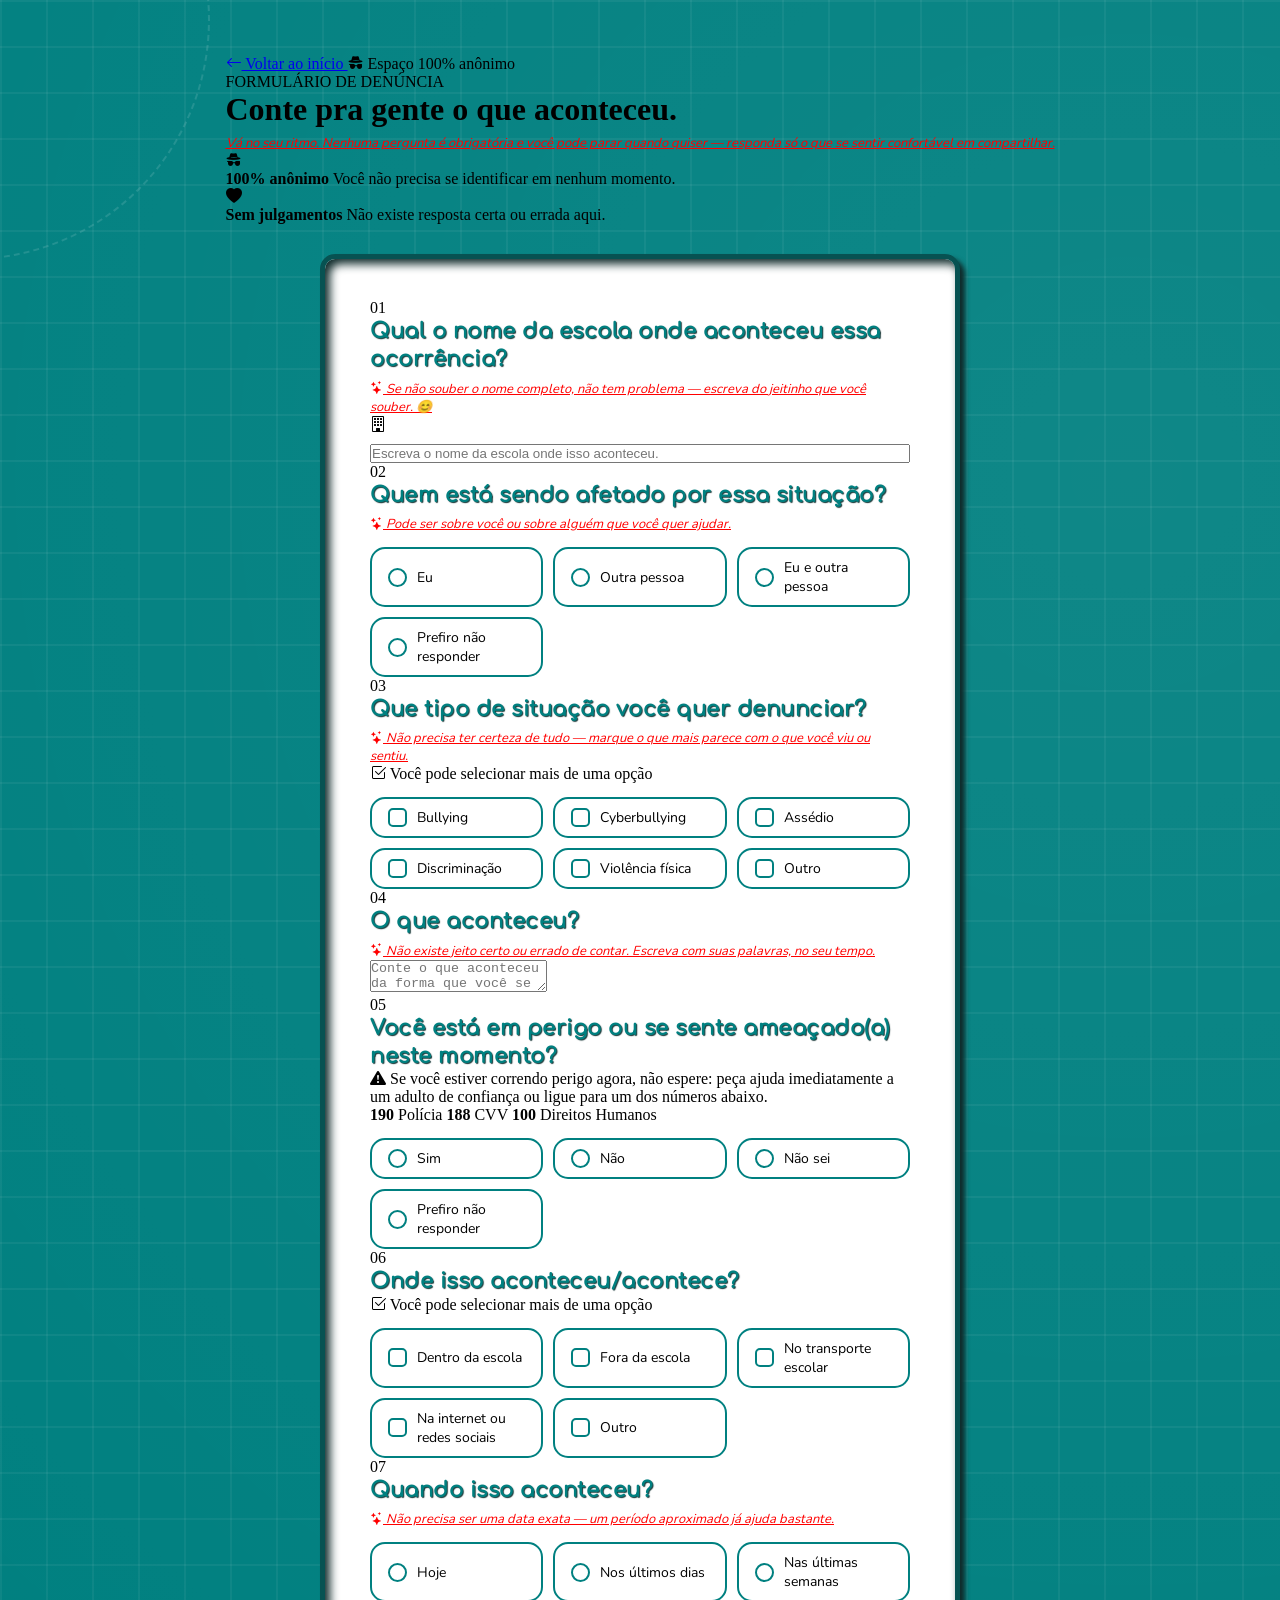
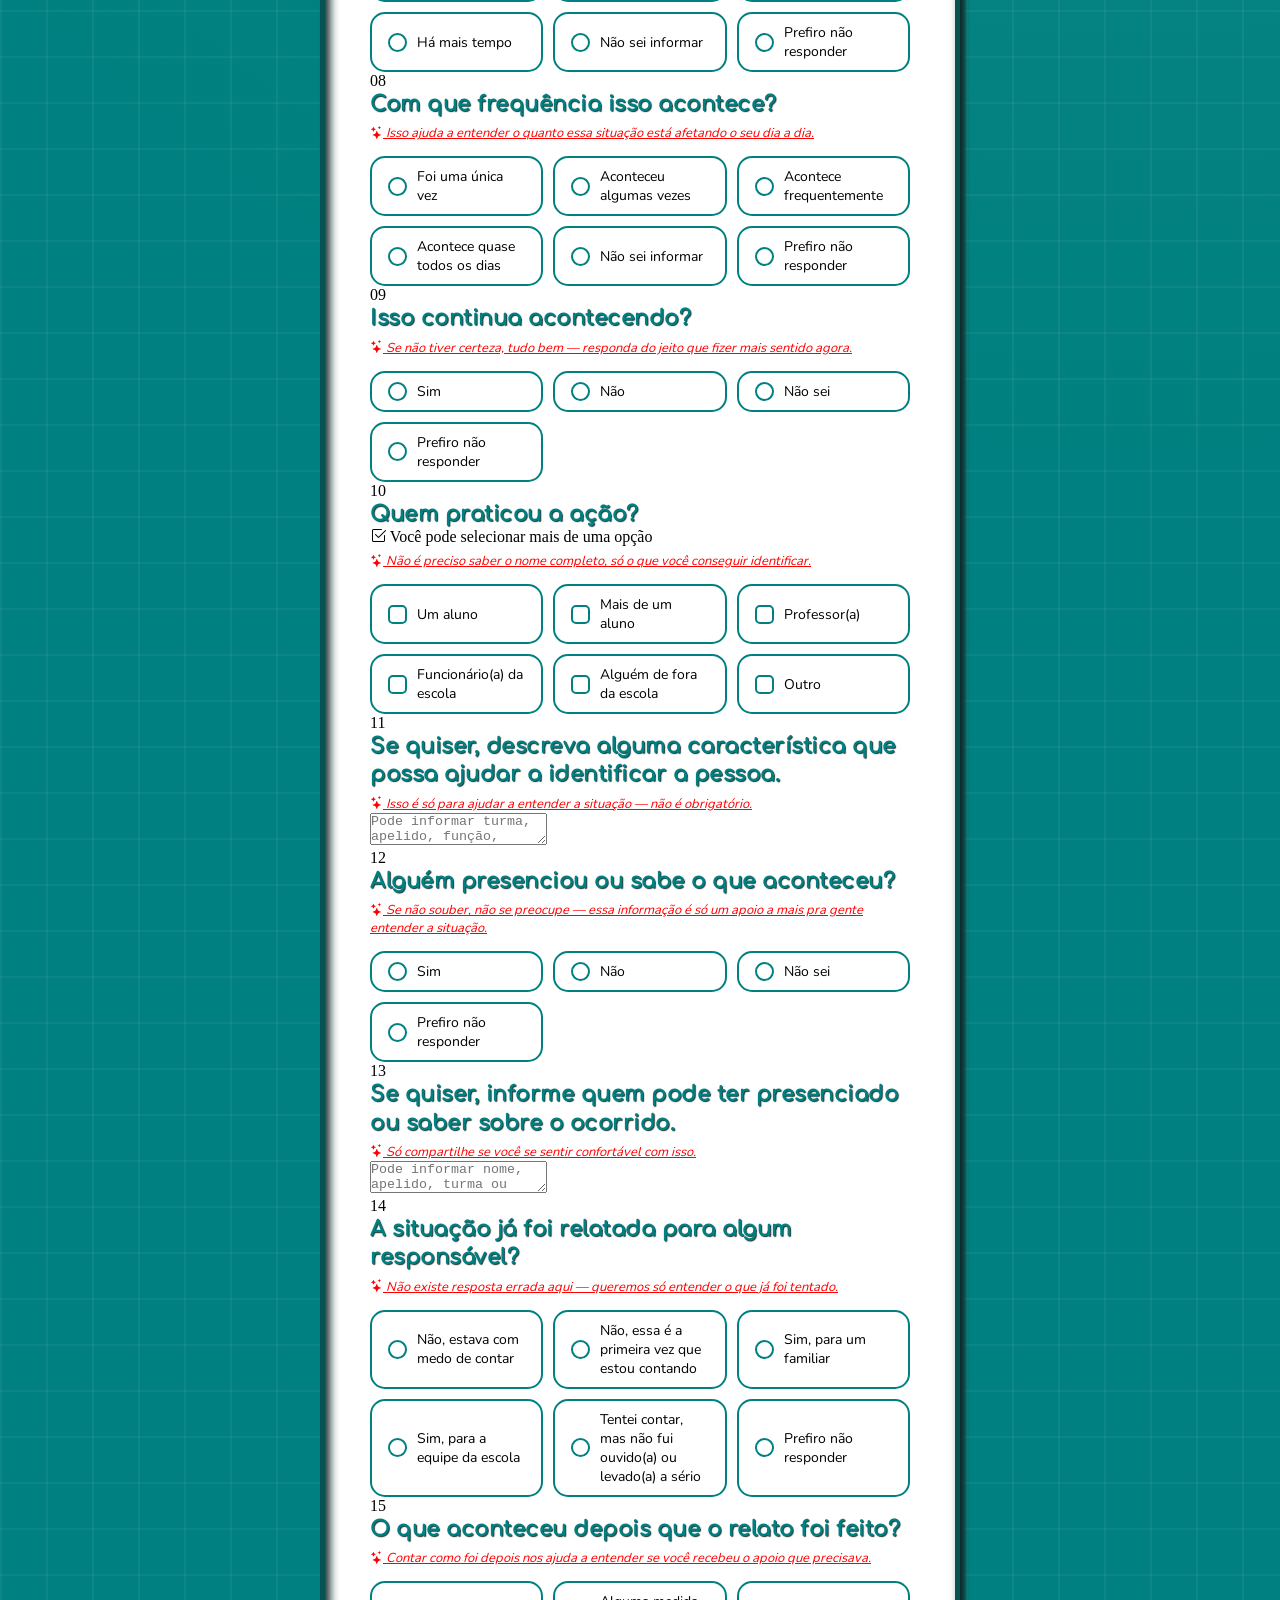
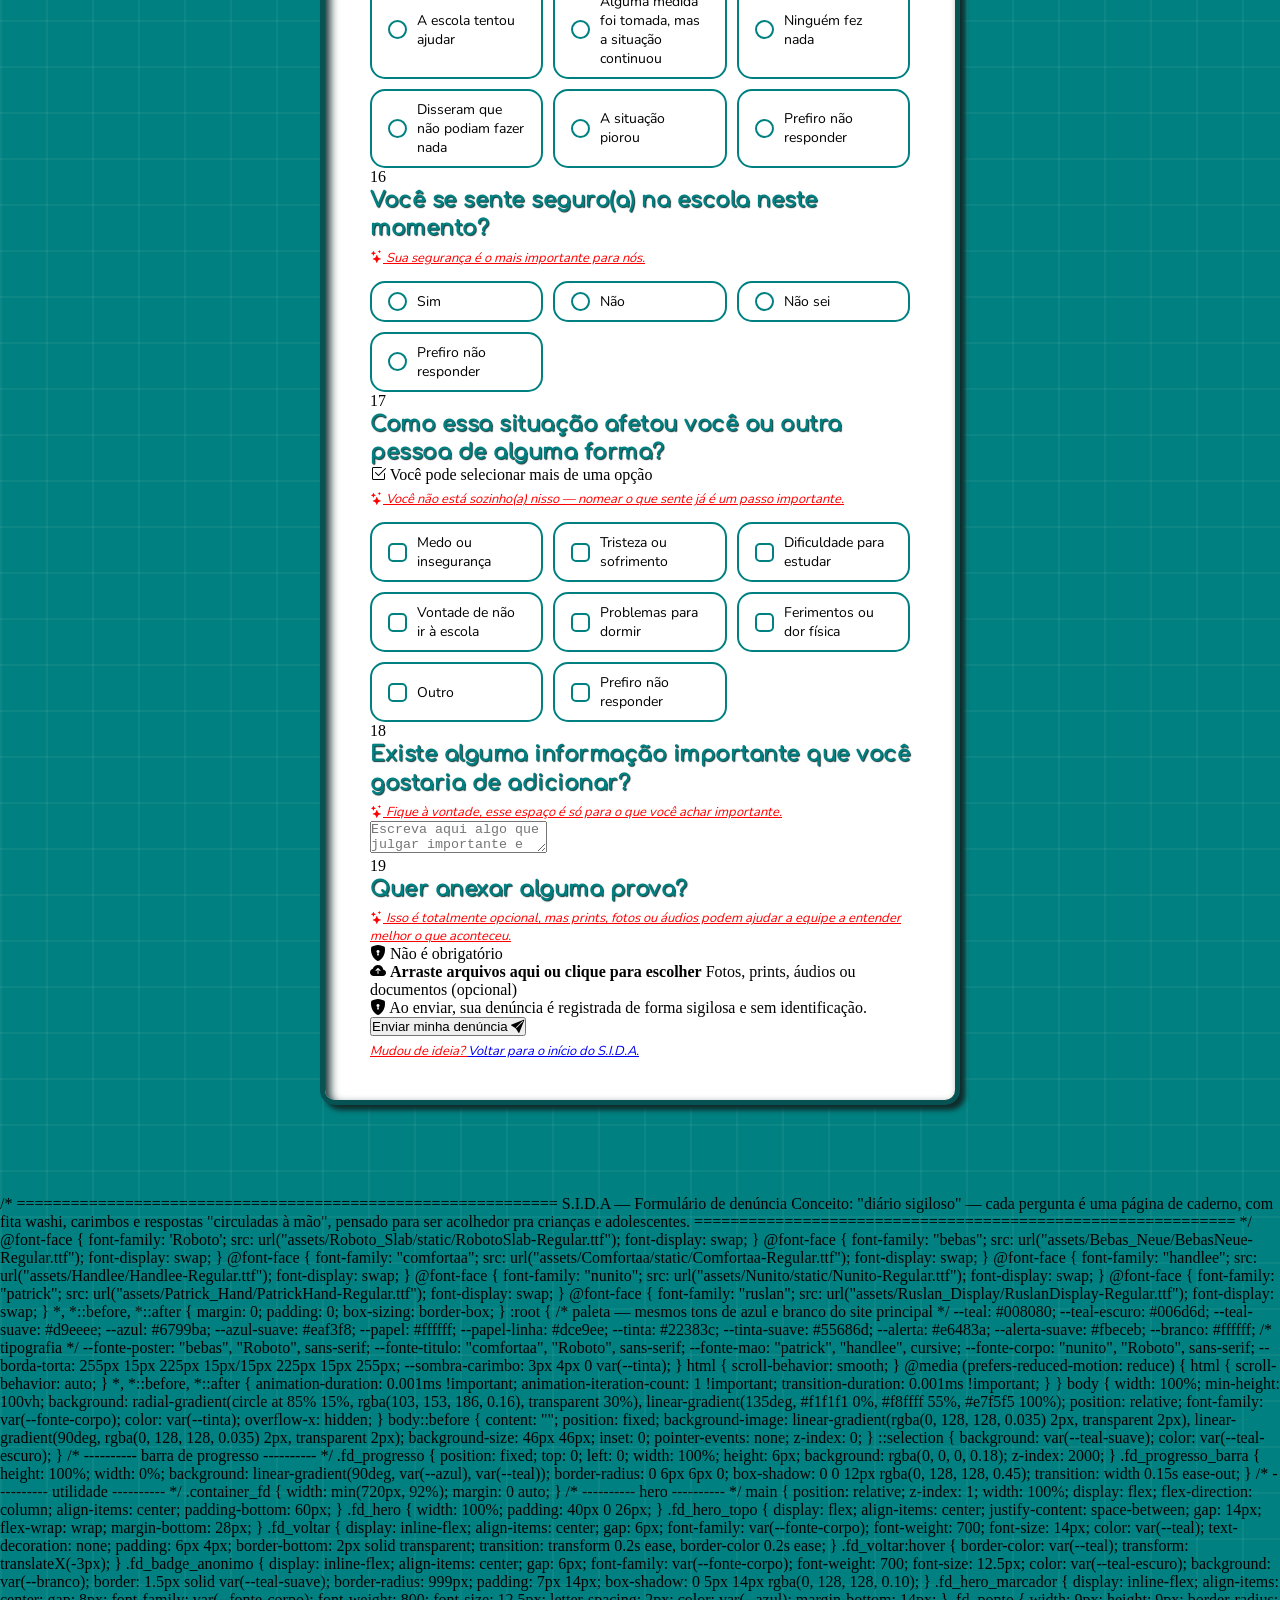
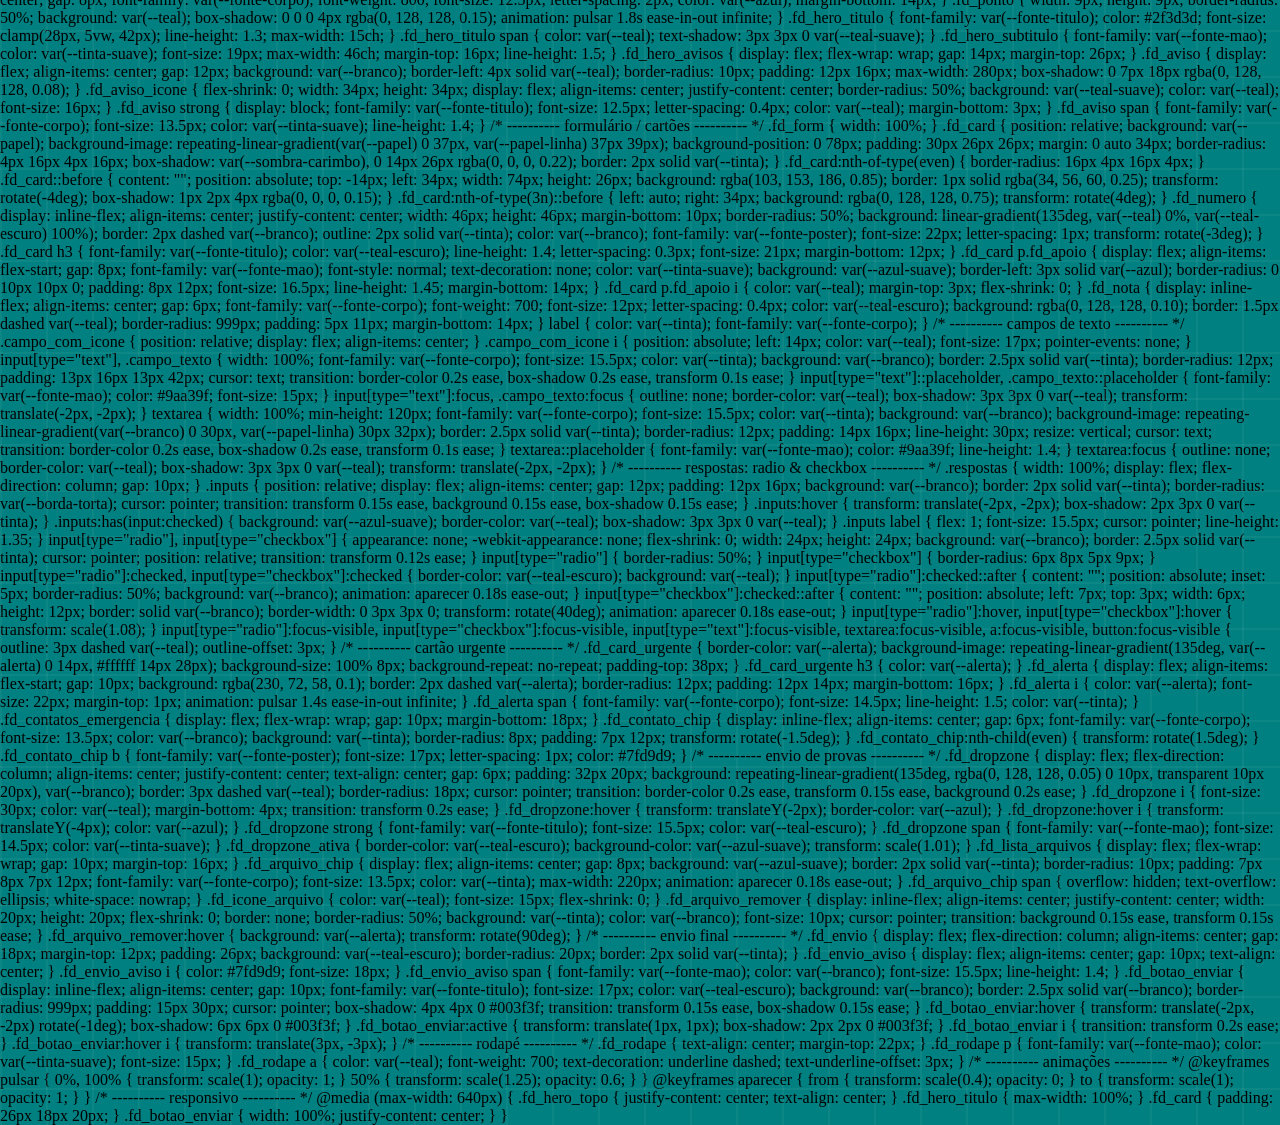
<file: bullying/teste.html>
<!DOCTYPE html>
<html lang="pt-br">

    <head>
        <meta charset="UTF-8">
        <meta name="viewport" content="width=device-width, initial-scale=1.0">
        <title>Fazer denúncia | S.I.D.A.</title>

        <link rel="stylesheet" href="https://cdn.jsdelivr.net/npm/bootstrap-icons@1.13.1/font/bootstrap-icons.min.css">
        <link rel="stylesheet" href="https://cdnjs.cloudflare.com/ajax/libs/animate.css/4.1.1/animate.min.css">
        <link rel="stylesheet" href="form_denuncia.css">
    </head>

    <body>

        <div class="fd_progresso">
            <div class="fd_progresso_barra" id="barraProgresso"></div>
        </div>

        <main>

            <div class="fd_hero animate__animated animate__fadeIn">
                <div class="container_fd">

                    <div class="fd_hero_topo">
                        <a class="fd_voltar" href="index.html">
                            <i class="bi bi-arrow-left"></i>
                            Voltar ao início
                        </a>

                        <span class="fd_badge_anonimo">
                            <i class="bi bi-incognito"></i>
                            Espaço 100% anônimo
                        </span>
                    </div>

                    <div class="fd_hero_marcador">
                        <span class="fd_ponto"></span>
                        FORMULÁRIO DE DENÚNCIA
                    </div>

                    <h1 class="fd_hero_titulo">
                        Conte pra gente o que <span>aconteceu.</span>
                    </h1>

                    <p class="fd_hero_subtitulo">
                        Vá no seu ritmo. Nenhuma pergunta é obrigatória e você pode
                        parar quando quiser — responda só o que se sentir confortável
                        em compartilhar.
                    </p>

                    <div class="fd_hero_avisos">

                        <div class="fd_aviso">
                            <div class="fd_aviso_icone">
                                <i class="bi bi-incognito"></i>
                            </div>
                            <div class="fd_aviso_texto">
                                <strong>100% anônimo</strong>
                                <span>Você não precisa se identificar em nenhum momento.</span>
                            </div>
                        </div>

                        <div class="fd_aviso">
                            <div class="fd_aviso_icone">
                                <i class="bi bi-heart-fill"></i>
                            </div>
                            <div class="fd_aviso_texto">
                                <strong>Sem julgamentos</strong>
                                <span>Não existe resposta certa ou errada aqui.</span>
                            </div>
                        </div>

                    </div>

                </div>
            </div>

            <form class="fd_form" method="post" id="formDenuncia">
                <div class="container_fd">

                    <!-- 01 -->
                    <div class="fd_card">
                        <span class="fd_numero">01</span>
                        <h3>Qual o nome da escola onde aconteceu essa ocorrência?</h3>
                        <p class="fd_apoio">
                            <i class="bi bi-stars"></i>
                            Se não souber o nome completo, não tem problema — escreva do
                            jeitinho que você souber. 😊
                        </p>

                        <div class="campo_com_icone">
                            <i class="bi bi-building"></i>
                            <input class="campo_texto" type="text" id="escola" name="escola"
                                placeholder="Escreva o nome da escola onde isso aconteceu.">
                        </div>
                    </div>

                    <!-- 02 -->
                    <div class="fd_card">
                        <span class="fd_numero">02</span>
                        <h3>Quem está sendo afetado por essa situação?</h3>
                        <p class="fd_apoio">
                            <i class="bi bi-stars"></i>
                            Pode ser sobre você ou sobre alguém que você quer ajudar.
                        </p>

                        <div class="respostas">
                            <div class="inputs">
                                <input type="radio" id="afetado-eu" name="afetado">
                                <label for="afetado-eu">Eu</label>
                            </div>

                            <div class="inputs">
                                <input type="radio" id="afetado-outra" name="afetado">
                                <label for="afetado-outra">Outra pessoa</label>
                            </div>

                            <div class="inputs">
                                <input type="radio" id="afetado-eu-outra" name="afetado">
                                <label for="afetado-eu-outra">Eu e outra pessoa</label>
                            </div>

                            <div class="inputs">
                                <input type="radio" id="afetado-prefiro" name="afetado">
                                <label for="afetado-prefiro">Prefiro não responder</label>
                            </div>
                        </div>
                    </div>

                    <!-- 03 -->
                    <div class="fd_card">
                        <span class="fd_numero">03</span>
                        <h3>Que tipo de situação você quer denunciar?</h3>
                        <p class="fd_apoio">
                            <i class="bi bi-stars"></i>
                            Não precisa ter certeza de tudo — marque o que mais parece
                            com o que você viu ou sentiu.
                        </p>
                        <span class="fd_nota">
                            <i class="bi bi-check2-square"></i>
                            Você pode selecionar mais de uma opção
                        </span>

                        <div class="respostas">
                            <div class="inputs">
                                <input type="checkbox" id="tipo-bullying" name="tipos">
                                <label for="tipo-bullying">Bullying</label>
                            </div>

                            <div class="inputs">
                                <input type="checkbox" id="tipo-cyberbullying" name="tipos">
                                <label for="tipo-cyberbullying">Cyberbullying</label>
                            </div>

                            <div class="inputs">
                                <input type="checkbox" id="tipo-assedio" name="tipos">
                                <label for="tipo-assedio">Assédio</label>
                            </div>

                            <div class="inputs">
                                <input type="checkbox" id="tipo-discriminacao" name="tipos">
                                <label for="tipo-discriminacao">Discriminação</label>
                            </div>

                            <div class="inputs">
                                <input type="checkbox" id="tipo-violencia" name="tipos">
                                <label for="tipo-violencia">Violência física</label>
                            </div>

                            <div class="inputs">
                                <input type="checkbox" id="tipo-outro" name="tipos">
                                <label for="tipo-outro">Outro</label>
                            </div>
                        </div>
                    </div>

                    <!-- 04 -->
                    <div class="fd_card">
                        <span class="fd_numero">04</span>
                        <h3>O que aconteceu?</h3>
                        <p class="fd_apoio">
                            <i class="bi bi-stars"></i>
                            Não existe jeito certo ou errado de contar. Escreva com suas
                            palavras, no seu tempo.
                        </p>

                        <textarea id="relato" name="relato"
                            placeholder="Conte o que aconteceu da forma que você se sentir mais confortável."></textarea>
                    </div>

                    <!-- 05 - urgente -->
                    <div class="fd_card fd_card_urgente">
                        <span class="fd_numero">05</span>
                        <h3>Você está em perigo ou se sente ameaçado(a) neste momento?</h3>

                        <div class="fd_alerta">
                            <i class="bi bi-exclamation-triangle-fill"></i>
                            <span>
                                Se você estiver correndo perigo agora, não espere: peça
                                ajuda imediatamente a um adulto de confiança ou ligue para
                                um dos números abaixo.
                            </span>
                        </div>

                        <div class="fd_contatos_emergencia">
                            <span class="fd_contato_chip"><b>190</b> Polícia</span>
                            <span class="fd_contato_chip"><b>188</b> CVV</span>
                            <span class="fd_contato_chip"><b>100</b> Direitos Humanos</span>
                        </div>

                        <div class="respostas">
                            <div class="inputs">
                                <input type="radio" id="perigo-sim" name="perigo">
                                <label for="perigo-sim">Sim</label>
                            </div>

                            <div class="inputs">
                                <input type="radio" id="perigo-nao" name="perigo">
                                <label for="perigo-nao">Não</label>
                            </div>

                            <div class="inputs">
                                <input type="radio" id="perigo-nao-sei" name="perigo">
                                <label for="perigo-nao-sei">Não sei</label>
                            </div>

                            <div class="inputs">
                                <input type="radio" id="perigo-prefiro" name="perigo">
                                <label for="perigo-prefiro">Prefiro não responder</label>
                            </div>
                        </div>
                    </div>

                    <!-- 06 -->
                    <div class="fd_card">
                        <span class="fd_numero">06</span>
                        <h3>Onde isso aconteceu/acontece?</h3>
                        <span class="fd_nota">
                            <i class="bi bi-check2-square"></i>
                            Você pode selecionar mais de uma opção
                        </span>

                        <div class="respostas">
                            <div class="inputs">
                                <input type="checkbox" id="local-dentro" name="local">
                                <label for="local-dentro">Dentro da escola</label>
                            </div>

                            <div class="inputs">
                                <input type="checkbox" id="local-fora" name="local">
                                <label for="local-fora">Fora da escola</label>
                            </div>

                            <div class="inputs">
                                <input type="checkbox" id="local-transporte" name="local">
                                <label for="local-transporte">No transporte escolar</label>
                            </div>

                            <div class="inputs">
                                <input type="checkbox" id="local-internet" name="local">
                                <label for="local-internet">Na internet ou redes sociais</label>
                            </div>

                            <div class="inputs">
                                <input type="checkbox" id="local-outro" name="local">
                                <label for="local-outro">Outro</label>
                            </div>
                        </div>
                    </div>

                    <!-- 07 -->
                    <div class="fd_card">
                        <span class="fd_numero">07</span>
                        <h3>Quando isso aconteceu?</h3>
                        <p class="fd_apoio">
                            <i class="bi bi-stars"></i>
                            Não precisa ser uma data exata — um período aproximado já
                            ajuda bastante.
                        </p>

                        <div class="respostas">
                            <div class="inputs">
                                <input type="radio" id="quando-hoje" name="quando">
                                <label for="quando-hoje">Hoje</label>
                            </div>

                            <div class="inputs">
                                <input type="radio" id="quando-dias" name="quando">
                                <label for="quando-dias">Nos últimos dias</label>
                            </div>

                            <div class="inputs">
                                <input type="radio" id="quando-semanas" name="quando">
                                <label for="quando-semanas">Nas últimas semanas</label>
                            </div>

                            <div class="inputs">
                                <input type="radio" id="quando-mais-tempo" name="quando">
                                <label for="quando-mais-tempo">Há mais tempo</label>
                            </div>

                            <div class="inputs">
                                <input type="radio" id="quando-nao-sei" name="quando">
                                <label for="quando-nao-sei">Não sei informar</label>
                            </div>

                            <div class="inputs">
                                <input type="radio" id="quando-prefiro" name="quando">
                                <label for="quando-prefiro">Prefiro não responder</label>
                            </div>
                        </div>
                    </div>

                    <!-- 08 -->
                    <div class="fd_card">
                        <span class="fd_numero">08</span>
                        <h3>Com que frequência isso acontece?</h3>
                        <p class="fd_apoio">
                            <i class="bi bi-stars"></i>
                            Isso ajuda a entender o quanto essa situação está afetando o
                            seu dia a dia.
                        </p>

                        <div class="respostas">
                            <div class="inputs">
                                <input type="radio" id="freq-unica" name="frequencia">
                                <label for="freq-unica">Foi uma única vez</label>
                            </div>

                            <div class="inputs">
                                <input type="radio" id="freq-algumas" name="frequencia">
                                <label for="freq-algumas">Aconteceu algumas vezes</label>
                            </div>

                            <div class="inputs">
                                <input type="radio" id="freq-frequente" name="frequencia">
                                <label for="freq-frequente">Acontece frequentemente</label>
                            </div>

                            <div class="inputs">
                                <input type="radio" id="freq-diaria" name="frequencia">
                                <label for="freq-diaria">Acontece quase todos os dias</label>
                            </div>

                            <div class="inputs">
                                <input type="radio" id="freq-nao-sei" name="frequencia">
                                <label for="freq-nao-sei">Não sei informar</label>
                            </div>

                            <div class="inputs">
                                <input type="radio" id="freq-prefiro" name="frequencia">
                                <label for="freq-prefiro">Prefiro não responder</label>
                            </div>
                        </div>
                    </div>

                    <!-- 09 -->
                    <div class="fd_card">
                        <span class="fd_numero">09</span>
                        <h3>Isso continua acontecendo?</h3>
                        <p class="fd_apoio">
                            <i class="bi bi-stars"></i>
                            Se não tiver certeza, tudo bem — responda do jeito que fizer
                            mais sentido agora.
                        </p>

                        <div class="respostas">
                            <div class="inputs">
                                <input type="radio" id="continua-sim" name="continua">
                                <label for="continua-sim">Sim</label>
                            </div>

                            <div class="inputs">
                                <input type="radio" id="continua-nao" name="continua">
                                <label for="continua-nao">Não</label>
                            </div>

                            <div class="inputs">
                                <input type="radio" id="continua-nao-sei" name="continua">
                                <label for="continua-nao-sei">Não sei</label>
                            </div>

                            <div class="inputs">
                                <input type="radio" id="continua-prefiro" name="continua">
                                <label for="continua-prefiro">Prefiro não responder</label>
                            </div>
                        </div>
                    </div>

                    <!-- 10 -->
                    <div class="fd_card">
                        <span class="fd_numero">10</span>
                        <h3>Quem praticou a ação?</h3>
                        <span class="fd_nota">
                            <i class="bi bi-check2-square"></i>
                            Você pode selecionar mais de uma opção
                        </span>
                        <p class="fd_apoio">
                            <i class="bi bi-stars"></i>
                            Não é preciso saber o nome completo, só o que você conseguir
                            identificar.
                        </p>

                        <div class="respostas">
                            <div class="inputs">
                                <input type="checkbox" id="praticou-aluno" name="praticou">
                                <label for="praticou-aluno">Um aluno</label>
                            </div>

                            <div class="inputs">
                                <input type="checkbox" id="praticou-alunos" name="praticou">
                                <label for="praticou-alunos">Mais de um aluno</label>
                            </div>

                            <div class="inputs">
                                <input type="checkbox" id="praticou-professor" name="praticou">
                                <label for="praticou-professor">Professor(a)</label>
                            </div>

                            <div class="inputs">
                                <input type="checkbox" id="praticou-funcionario" name="praticou">
                                <label for="praticou-funcionario">Funcionário(a) da escola</label>
                            </div>

                            <div class="inputs">
                                <input type="checkbox" id="praticou-fora" name="praticou">
                                <label for="praticou-fora">Alguém de fora da escola</label>
                            </div>

                            <div class="inputs">
                                <input type="checkbox" id="praticou-outro" name="praticou">
                                <label for="praticou-outro">Outro</label>
                            </div>
                        </div>
                    </div>

                    <!-- 11 -->
                    <div class="fd_card">
                        <span class="fd_numero">11</span>
                        <h3>Se quiser, descreva alguma característica que possa ajudar a identificar a pessoa.</h3>
                        <p class="fd_apoio">
                            <i class="bi bi-stars"></i>
                            Isso é só para ajudar a entender a situação — não é
                            obrigatório.
                        </p>

                        <textarea id="caracteristica" name="caracteristica"
                            placeholder="Pode informar turma, apelido, função, aparência, etc. Não é necessário informar o nome completo da pessoa."></textarea>
                    </div>

                    <!-- 12 -->
                    <div class="fd_card">
                        <span class="fd_numero">12</span>
                        <h3>Alguém presenciou ou sabe o que aconteceu?</h3>
                        <p class="fd_apoio">
                            <i class="bi bi-stars"></i>
                            Se não souber, não se preocupe — essa informação é só um
                            apoio a mais pra gente entender a situação.
                        </p>

                        <div class="respostas">
                            <div class="inputs">
                                <input type="radio" id="test-sim" name="testemunha">
                                <label for="test-sim">Sim</label>
                            </div>

                            <div class="inputs">
                                <input type="radio" id="test-nao" name="testemunha">
                                <label for="test-nao">Não</label>
                            </div>

                            <div class="inputs">
                                <input type="radio" id="test-nao-sei" name="testemunha">
                                <label for="test-nao-sei">Não sei</label>
                            </div>

                            <div class="inputs">
                                <input type="radio" id="test-prefiro" name="testemunha">
                                <label for="test-prefiro">Prefiro não responder</label>
                            </div>
                        </div>
                    </div>

                    <!-- 13 -->
                    <div class="fd_card">
                        <span class="fd_numero">13</span>
                        <h3>Se quiser, informe quem pode ter presenciado ou saber sobre o ocorrido.</h3>
                        <p class="fd_apoio">
                            <i class="bi bi-stars"></i>
                            Só compartilhe se você se sentir confortável com isso.
                        </p>

                        <textarea id="testemunha_quem" name="testemunha_quem"
                            placeholder="Pode informar nome, apelido, turma ou outra informação que ajude a identificar a pessoa."></textarea>
                    </div>

                    <!-- 14 -->
                    <div class="fd_card">
                        <span class="fd_numero">14</span>
                        <h3>A situação já foi relatada para algum responsável?</h3>
                        <p class="fd_apoio">
                            <i class="bi bi-stars"></i>
                            Não existe resposta errada aqui — queremos só entender o que
                            já foi tentado.
                        </p>

                        <div class="respostas">
                            <div class="inputs">
                                <input type="radio" id="relatado-medo" name="relatado">
                                <label for="relatado-medo">Não, estava com medo de contar</label>
                            </div>

                            <div class="inputs">
                                <input type="radio" id="relatado-primeira" name="relatado">
                                <label for="relatado-primeira">Não, essa é a primeira vez que estou contando</label>
                            </div>

                            <div class="inputs">
                                <input type="radio" id="relatado-familiar" name="relatado">
                                <label for="relatado-familiar">Sim, para um familiar</label>
                            </div>

                            <div class="inputs">
                                <input type="radio" id="relatado-escola" name="relatado">
                                <label for="relatado-escola">Sim, para a equipe da escola</label>
                            </div>

                            <div class="inputs">
                                <input type="radio" id="relatado-nao-ouvido" name="relatado">
                                <label for="relatado-nao-ouvido">Tentei contar, mas não fui ouvido(a) ou levado(a) a sério</label>
                            </div>

                            <div class="inputs">
                                <input type="radio" id="relatado-prefiro" name="relatado">
                                <label for="relatado-prefiro">Prefiro não responder</label>
                            </div>
                        </div>
                    </div>

                    <!-- 15 -->
                    <div class="fd_card">
                        <span class="fd_numero">15</span>
                        <h3>O que aconteceu depois que o relato foi feito?</h3>
                        <p class="fd_apoio">
                            <i class="bi bi-stars"></i>
                            Contar como foi depois nos ajuda a entender se você recebeu
                            o apoio que precisava.
                        </p>

                        <div class="respostas">
                            <div class="inputs">
                                <input type="radio" id="depois-ajudou" name="depois">
                                <label for="depois-ajudou">A escola tentou ajudar</label>
                            </div>

                            <div class="inputs">
                                <input type="radio" id="depois-continuou" name="depois">
                                <label for="depois-continuou">Alguma medida foi tomada, mas a situação continuou</label>
                            </div>

                            <div class="inputs">
                                <input type="radio" id="depois-nada" name="depois">
                                <label for="depois-nada">Ninguém fez nada</label>
                            </div>

                            <div class="inputs">
                                <input type="radio" id="depois-nao-podiam" name="depois">
                                <label for="depois-nao-podiam">Disseram que não podiam fazer nada</label>
                            </div>

                            <div class="inputs">
                                <input type="radio" id="depois-piorou" name="depois">
                                <label for="depois-piorou">A situação piorou</label>
                            </div>

                            <div class="inputs">
                                <input type="radio" id="depois-prefiro" name="depois">
                                <label for="depois-prefiro">Prefiro não responder</label>
                            </div>
                        </div>
                    </div>

                    <!-- 16 -->
                    <div class="fd_card">
                        <span class="fd_numero">16</span>
                        <h3>Você se sente seguro(a) na escola neste momento?</h3>
                        <p class="fd_apoio">
                            <i class="bi bi-stars"></i>
                            Sua segurança é o mais importante para nós.
                        </p>

                        <div class="respostas">
                            <div class="inputs">
                                <input type="radio" id="seguro-sim" name="seguro">
                                <label for="seguro-sim">Sim</label>
                            </div>

                            <div class="inputs">
                                <input type="radio" id="seguro-nao" name="seguro">
                                <label for="seguro-nao">Não</label>
                            </div>

                            <div class="inputs">
                                <input type="radio" id="seguro-nao-sei" name="seguro">
                                <label for="seguro-nao-sei">Não sei</label>
                            </div>

                            <div class="inputs">
                                <input type="radio" id="seguro-prefiro" name="seguro">
                                <label for="seguro-prefiro">Prefiro não responder</label>
                            </div>
                        </div>
                    </div>

                    <!-- 17 -->
                    <div class="fd_card">
                        <span class="fd_numero">17</span>
                        <h3>Como essa situação afetou você ou outra pessoa de alguma forma?</h3>
                        <span class="fd_nota">
                            <i class="bi bi-check2-square"></i>
                            Você pode selecionar mais de uma opção
                        </span>
                        <p class="fd_apoio">
                            <i class="bi bi-stars"></i>
                            Você não está sozinho(a) nisso — nomear o que sente já é um
                            passo importante.
                        </p>

                        <div class="respostas">
                            <div class="inputs">
                                <input type="checkbox" id="impacto-medo" name="impacto">
                                <label for="impacto-medo">Medo ou insegurança</label>
                            </div>

                            <div class="inputs">
                                <input type="checkbox" id="impacto-tristeza" name="impacto">
                                <label for="impacto-tristeza">Tristeza ou sofrimento</label>
                            </div>

                            <div class="inputs">
                                <input type="checkbox" id="impacto-estudos" name="impacto">
                                <label for="impacto-estudos">Dificuldade para estudar</label>
                            </div>

                            <div class="inputs">
                                <input type="checkbox" id="impacto-escola" name="impacto">
                                <label for="impacto-escola">Vontade de não ir à escola</label>
                            </div>

                            <div class="inputs">
                                <input type="checkbox" id="impacto-sono" name="impacto">
                                <label for="impacto-sono">Problemas para dormir</label>
                            </div>

                            <div class="inputs">
                                <input type="checkbox" id="impacto-ferimentos" name="impacto">
                                <label for="impacto-ferimentos">Ferimentos ou dor física</label>
                            </div>

                            <div class="inputs">
                                <input type="checkbox" id="impacto-outro" name="impacto">
                                <label for="impacto-outro">Outro</label>
                            </div>

                            <div class="inputs">
                                <input type="checkbox" id="impacto-prefiro" name="impacto">
                                <label for="impacto-prefiro">Prefiro não responder</label>
                            </div>
                        </div>
                    </div>

                    <!-- 18 -->
                    <div class="fd_card">
                        <span class="fd_numero">18</span>
                        <h3>Existe alguma informação importante que você gostaria de adicionar?</h3>
                        <p class="fd_apoio">
                            <i class="bi bi-stars"></i>
                            Fique à vontade, esse espaço é só para o que você achar
                            importante.
                        </p>

                        <textarea id="info_extra" name="info_extra"
                            placeholder="Escreva aqui algo que julgar importante e que não foi mencionado nas perguntas anteriores."></textarea>
                    </div>

                    <!-- 19 - provas -->
                    <div class="fd_card">
                        <span class="fd_numero">19</span>
                        <h3>Quer anexar alguma prova?</h3>
                        <p class="fd_apoio">
                            <i class="bi bi-stars"></i>
                            Isso é totalmente opcional, mas prints, fotos ou áudios podem
                            ajudar a equipe a entender melhor o que aconteceu.
                        </p>
                        <span class="fd_nota">
                            <i class="bi bi-shield-lock-fill"></i>
                            Não é obrigatório
                        </span>

                        <div class="fd_dropzone" id="dropzoneProvas">
                            <i class="bi bi-cloud-arrow-up-fill"></i>
                            <strong>Arraste arquivos aqui ou clique para escolher</strong>
                            <span>Fotos, prints, áudios ou documentos (opcional)</span>
                            <input type="file" id="provas" name="provas" multiple hidden>
                        </div>

                        <div class="fd_lista_arquivos" id="listaProvas"></div>
                    </div>

                    <!-- envio -->
                    <div class="fd_envio">
                        <div class="fd_envio_aviso">
                            <i class="bi bi-shield-lock-fill"></i>
                            <span>Ao enviar, sua denúncia é registrada de forma sigilosa e sem identificação.</span>
                        </div>

                        <button type="submit" class="fd_botao_enviar">
                            <span>Enviar minha denúncia</span>
                            <i class="bi bi-send-fill"></i>
                        </button>
                    </div>

                    <div class="fd_rodape">
                        <p>Mudou de ideia? <a href="index.html">Voltar para o início do S.I.D.A.</a></p>
                    </div>

                </div>
            </form>

        </main>

        <script>
            // barra de progresso conforme o scroll da página
            const barraProgresso = document.getElementById('barraProgresso');

            function atualizarProgresso() {
                const alturaTotal = document.documentElement.scrollHeight - document.documentElement.clientHeight;
                const rolado = alturaTotal > 0 ? (window.scrollY / alturaTotal) * 100 : 0;
                barraProgresso.style.width = rolado + '%';
            }

            window.addEventListener('scroll', atualizarProgresso);
            window.addEventListener('resize', atualizarProgresso);
            atualizarProgresso();

            // área de provas (drag and drop + seleção manual)
            const dropzone = document.getElementById('dropzoneProvas');
            const inputProvas = document.getElementById('provas');
            const listaProvas = document.getElementById('listaProvas');
            let arquivosSelecionados = [];

            function iconePorTipo(arquivo) {
                if (arquivo.type.startsWith('image/')) return 'bi-file-earmark-image-fill';
                if (arquivo.type.startsWith('audio/')) return 'bi-file-earmark-music-fill';
                if (arquivo.type.startsWith('video/')) return 'bi-file-earmark-play-fill';
                return 'bi-file-earmark-text-fill';
            }

            function renderizarLista() {
                listaProvas.innerHTML = '';

                arquivosSelecionados.forEach((arquivo, indice) => {
                    const chip = document.createElement('div');
                    chip.className = 'fd_arquivo_chip';

                    chip.innerHTML = `
                        <i class="bi ${iconePorTipo(arquivo)} fd_icone_arquivo"></i>
                        <span>${arquivo.name}</span>
                        <button type="button" class="fd_arquivo_remover" aria-label="Remover arquivo">
                            <i class="bi bi-x-lg"></i>
                        </button>
                    `;

                    chip.querySelector('.fd_arquivo_remover').addEventListener('click', () => {
                        arquivosSelecionados.splice(indice, 1);
                        renderizarLista();
                    });

                    listaProvas.appendChild(chip);
                });
            }

            function adicionarArquivos(novaLista) {
                Array.from(novaLista).forEach(arquivo => arquivosSelecionados.push(arquivo));
                renderizarLista();
            }

            dropzone.addEventListener('click', () => inputProvas.click());

            inputProvas.addEventListener('change', (evento) => {
                adicionarArquivos(evento.target.files);
            });

            ['dragenter', 'dragover'].forEach(evento => {
                dropzone.addEventListener(evento, (e) => {
                    e.preventDefault();
                    dropzone.classList.add('fd_dropzone_ativa');
                });
            });

            ['dragleave', 'drop'].forEach(evento => {
                dropzone.addEventListener(evento, (e) => {
                    e.preventDefault();
                    dropzone.classList.remove('fd_dropzone_ativa');
                });
            });

            dropzone.addEventListener('drop', (e) => {
                if (e.dataTransfer.files.length) {
                    adicionarArquivos(e.dataTransfer.files);
                }
            });
        </script>

    </body>

</html>

/* ============================================================
   S.I.D.A — Formulário de denúncia
   Conceito: "diário sigiloso" — cada pergunta é uma página de
   caderno, com fita washi, carimbos e respostas "circuladas à
   mão", pensado para ser acolhedor pra crianças e adolescentes.
   ============================================================ */

@font-face {
    font-family: 'Roboto';
    src: url("assets/Roboto_Slab/static/RobotoSlab-Regular.ttf");
    font-display: swap;
}

@font-face {
    font-family: "bebas";
    src: url("assets/Bebas_Neue/BebasNeue-Regular.ttf");
    font-display: swap;
}

@font-face {
    font-family: "comfortaa";
    src: url("assets/Comfortaa/static/Comfortaa-Regular.ttf");
    font-display: swap;
}

@font-face {
    font-family: "handlee";
    src: url("assets/Handlee/Handlee-Regular.ttf");
    font-display: swap;
}

@font-face {
    font-family: "nunito";
    src: url("assets/Nunito/static/Nunito-Regular.ttf");
    font-display: swap;
}

@font-face {
    font-family: "patrick";
    src: url("assets/Patrick_Hand/PatrickHand-Regular.ttf");
    font-display: swap;
}

@font-face {
    font-family: "ruslan";
    src: url("assets/Ruslan_Display/RuslanDisplay-Regular.ttf");
    font-display: swap;
}

*,
*::before,
*::after {
    margin: 0;
    padding: 0;
    box-sizing: border-box;
}

:root {
    /* paleta — mesmos tons de azul e branco do site principal */
    --teal: #008080;
    --teal-escuro: #006d6d;
    --teal-suave: #d9eeee;
    --azul: #6799ba;
    --azul-suave: #eaf3f8;
    --papel: #ffffff;
    --papel-linha: #dce9ee;
    --tinta: #22383c;
    --tinta-suave: #55686d;
    --alerta: #e6483a;
    --alerta-suave: #fbeceb;
    --branco: #ffffff;

    /* tipografia */
    --fonte-poster: "bebas", "Roboto", sans-serif;
    --fonte-titulo: "comfortaa", "Roboto", sans-serif;
    --fonte-mao: "patrick", "handlee", cursive;
    --fonte-corpo: "nunito", "Roboto", sans-serif;

    --borda-torta: 255px 15px 225px 15px/15px 225px 15px 255px;
    --sombra-carimbo: 3px 4px 0 var(--tinta);
}

html {
    scroll-behavior: smooth;
}

@media (prefers-reduced-motion: reduce) {
    html {
        scroll-behavior: auto;
    }

    *,
    *::before,
    *::after {
        animation-duration: 0.001ms !important;
        animation-iteration-count: 1 !important;
        transition-duration: 0.001ms !important;
    }
}

body {
    width: 100%;
    min-height: 100vh;
    background:
        radial-gradient(circle at 85% 15%, rgba(103, 153, 186, 0.16), transparent 30%),
        linear-gradient(135deg, #f1f1f1 0%, #f8ffff 55%, #e7f5f5 100%);
    position: relative;
    font-family: var(--fonte-corpo);
    color: var(--tinta);
    overflow-x: hidden;
}

body::before {
    content: "";
    position: fixed;
    background-image:
        linear-gradient(rgba(0, 128, 128, 0.035) 2px, transparent 2px),
        linear-gradient(90deg, rgba(0, 128, 128, 0.035) 2px, transparent 2px);
    background-size: 46px 46px;
    inset: 0;
    pointer-events: none;
    z-index: 0;
}

::selection {
    background: var(--teal-suave);
    color: var(--teal-escuro);
}

/* ---------- barra de progresso ---------- */

.fd_progresso {
    position: fixed;
    top: 0;
    left: 0;
    width: 100%;
    height: 6px;
    background: rgba(0, 0, 0, 0.18);
    z-index: 2000;
}

.fd_progresso_barra {
    height: 100%;
    width: 0%;
    background: linear-gradient(90deg, var(--azul), var(--teal));
    border-radius: 0 6px 6px 0;
    box-shadow: 0 0 12px rgba(0, 128, 128, 0.45);
    transition: width 0.15s ease-out;
}

/* ---------- utilidade ---------- */

.container_fd {
    width: min(720px, 92%);
    margin: 0 auto;
}

/* ---------- hero ---------- */

main {
    position: relative;
    z-index: 1;
    width: 100%;
    display: flex;
    flex-direction: column;
    align-items: center;
    padding-bottom: 60px;
}

.fd_hero {
    width: 100%;
    padding: 40px 0 26px;
}

.fd_hero_topo {
    display: flex;
    align-items: center;
    justify-content: space-between;
    gap: 14px;
    flex-wrap: wrap;
    margin-bottom: 28px;
}

.fd_voltar {
    display: inline-flex;
    align-items: center;
    gap: 6px;
    font-family: var(--fonte-corpo);
    font-weight: 700;
    font-size: 14px;
    color: var(--teal);
    text-decoration: none;
    padding: 6px 4px;
    border-bottom: 2px solid transparent;
    transition: transform 0.2s ease, border-color 0.2s ease;
}

.fd_voltar:hover {
    border-color: var(--teal);
    transform: translateX(-3px);
}

.fd_badge_anonimo {
    display: inline-flex;
    align-items: center;
    gap: 6px;
    font-family: var(--fonte-corpo);
    font-weight: 700;
    font-size: 12.5px;
    color: var(--teal-escuro);
    background: var(--branco);
    border: 1.5px solid var(--teal-suave);
    border-radius: 999px;
    padding: 7px 14px;
    box-shadow: 0 5px 14px rgba(0, 128, 128, 0.10);
}

.fd_hero_marcador {
    display: inline-flex;
    align-items: center;
    gap: 8px;
    font-family: var(--fonte-corpo);
    font-weight: 800;
    font-size: 12.5px;
    letter-spacing: 2px;
    color: var(--azul);
    margin-bottom: 14px;
}

.fd_ponto {
    width: 9px;
    height: 9px;
    border-radius: 50%;
    background: var(--teal);
    box-shadow: 0 0 0 4px rgba(0, 128, 128, 0.15);
    animation: pulsar 1.8s ease-in-out infinite;
}

.fd_hero_titulo {
    font-family: var(--fonte-titulo);
    color: #2f3d3d;
    font-size: clamp(28px, 5vw, 42px);
    line-height: 1.3;
    max-width: 15ch;
}

.fd_hero_titulo span {
    color: var(--teal);
    text-shadow: 3px 3px 0 var(--teal-suave);
}

.fd_hero_subtitulo {
    font-family: var(--fonte-mao);
    color: var(--tinta-suave);
    font-size: 19px;
    max-width: 46ch;
    margin-top: 16px;
    line-height: 1.5;
}

.fd_hero_avisos {
    display: flex;
    flex-wrap: wrap;
    gap: 14px;
    margin-top: 26px;
}

.fd_aviso {
    display: flex;
    align-items: center;
    gap: 12px;
    background: var(--branco);
    border-left: 4px solid var(--teal);
    border-radius: 10px;
    padding: 12px 16px;
    max-width: 280px;
    box-shadow: 0 7px 18px rgba(0, 128, 128, 0.08);
}

.fd_aviso_icone {
    flex-shrink: 0;
    width: 34px;
    height: 34px;
    display: flex;
    align-items: center;
    justify-content: center;
    border-radius: 50%;
    background: var(--teal-suave);
    color: var(--teal);
    font-size: 16px;
}

.fd_aviso strong {
    display: block;
    font-family: var(--fonte-titulo);
    font-size: 12.5px;
    letter-spacing: 0.4px;
    color: var(--teal);
    margin-bottom: 3px;
}

.fd_aviso span {
    font-family: var(--fonte-corpo);
    font-size: 13.5px;
    color: var(--tinta-suave);
    line-height: 1.4;
}

/* ---------- formulário / cartões ---------- */

.fd_form {
    width: 100%;
}

.fd_card {
    position: relative;
    background: var(--papel);
    background-image: repeating-linear-gradient(var(--papel) 0 37px, var(--papel-linha) 37px 39px);
    background-position: 0 78px;
    padding: 30px 26px 26px;
    margin: 0 auto 34px;
    border-radius: 4px 16px 4px 16px;
    box-shadow: var(--sombra-carimbo), 0 14px 26px rgba(0, 0, 0, 0.22);
    border: 2px solid var(--tinta);
}

.fd_card:nth-of-type(even) {
    border-radius: 16px 4px 16px 4px;
}

.fd_card::before {
    content: "";
    position: absolute;
    top: -14px;
    left: 34px;
    width: 74px;
    height: 26px;
    background: rgba(103, 153, 186, 0.85);
    border: 1px solid rgba(34, 56, 60, 0.25);
    transform: rotate(-4deg);
    box-shadow: 1px 2px 4px rgba(0, 0, 0, 0.15);
}

.fd_card:nth-of-type(3n)::before {
    left: auto;
    right: 34px;
    background: rgba(0, 128, 128, 0.75);
    transform: rotate(4deg);
}

.fd_numero {
    display: inline-flex;
    align-items: center;
    justify-content: center;
    width: 46px;
    height: 46px;
    margin-bottom: 10px;
    border-radius: 50%;
    background: linear-gradient(135deg, var(--teal) 0%, var(--teal-escuro) 100%);
    border: 2px dashed var(--branco);
    outline: 2px solid var(--tinta);
    color: var(--branco);
    font-family: var(--fonte-poster);
    font-size: 22px;
    letter-spacing: 1px;
    transform: rotate(-3deg);
}

.fd_card h3 {
    font-family: var(--fonte-titulo);
    color: var(--teal-escuro);
    line-height: 1.4;
    letter-spacing: 0.3px;
    font-size: 21px;
    margin-bottom: 12px;
}

.fd_card p.fd_apoio {
    display: flex;
    align-items: flex-start;
    gap: 8px;
    font-family: var(--fonte-mao);
    font-style: normal;
    text-decoration: none;
    color: var(--tinta-suave);
    background: var(--azul-suave);
    border-left: 3px solid var(--azul);
    border-radius: 0 10px 10px 0;
    padding: 8px 12px;
    font-size: 16.5px;
    line-height: 1.45;
    margin-bottom: 14px;
}

.fd_card p.fd_apoio i {
    color: var(--teal);
    margin-top: 3px;
    flex-shrink: 0;
}

.fd_nota {
    display: inline-flex;
    align-items: center;
    gap: 6px;
    font-family: var(--fonte-corpo);
    font-weight: 700;
    font-size: 12px;
    letter-spacing: 0.4px;
    color: var(--teal-escuro);
    background: rgba(0, 128, 128, 0.10);
    border: 1.5px dashed var(--teal);
    border-radius: 999px;
    padding: 5px 11px;
    margin-bottom: 14px;
}

label {
    color: var(--tinta);
    font-family: var(--fonte-corpo);
}

/* ---------- campos de texto ---------- */

.campo_com_icone {
    position: relative;
    display: flex;
    align-items: center;
}

.campo_com_icone i {
    position: absolute;
    left: 14px;
    color: var(--teal);
    font-size: 17px;
    pointer-events: none;
}

input[type="text"],
.campo_texto {
    width: 100%;
    font-family: var(--fonte-corpo);
    font-size: 15.5px;
    color: var(--tinta);
    background: var(--branco);
    border: 2.5px solid var(--tinta);
    border-radius: 12px;
    padding: 13px 16px 13px 42px;
    cursor: text;
    transition: border-color 0.2s ease, box-shadow 0.2s ease, transform 0.1s ease;
}

input[type="text"]::placeholder,
.campo_texto::placeholder {
    font-family: var(--fonte-mao);
    color: #9aa39f;
    font-size: 15px;
}

input[type="text"]:focus,
.campo_texto:focus {
    outline: none;
    border-color: var(--teal);
    box-shadow: 3px 3px 0 var(--teal);
    transform: translate(-2px, -2px);
}

textarea {
    width: 100%;
    min-height: 120px;
    font-family: var(--fonte-corpo);
    font-size: 15.5px;
    color: var(--tinta);
    background: var(--branco);
    background-image: repeating-linear-gradient(var(--branco) 0 30px, var(--papel-linha) 30px 32px);
    border: 2.5px solid var(--tinta);
    border-radius: 12px;
    padding: 14px 16px;
    line-height: 30px;
    resize: vertical;
    cursor: text;
    transition: border-color 0.2s ease, box-shadow 0.2s ease, transform 0.1s ease;
}

textarea::placeholder {
    font-family: var(--fonte-mao);
    color: #9aa39f;
    line-height: 1.4;
}

textarea:focus {
    outline: none;
    border-color: var(--teal);
    box-shadow: 3px 3px 0 var(--teal);
    transform: translate(-2px, -2px);
}

/* ---------- respostas: radio & checkbox ---------- */

.respostas {
    width: 100%;
    display: flex;
    flex-direction: column;
    gap: 10px;
}

.inputs {
    position: relative;
    display: flex;
    align-items: center;
    gap: 12px;
    padding: 12px 16px;
    background: var(--branco);
    border: 2px solid var(--tinta);
    border-radius: var(--borda-torta);
    cursor: pointer;
    transition: transform 0.15s ease, background 0.15s ease, box-shadow 0.15s ease;
}

.inputs:hover {
    transform: translate(-2px, -2px);
    box-shadow: 2px 3px 0 var(--tinta);
}

.inputs:has(input:checked) {
    background: var(--azul-suave);
    border-color: var(--teal);
    box-shadow: 3px 3px 0 var(--teal);
}

.inputs label {
    flex: 1;
    font-size: 15.5px;
    cursor: pointer;
    line-height: 1.35;
}

input[type="radio"],
input[type="checkbox"] {
    appearance: none;
    -webkit-appearance: none;
    flex-shrink: 0;
    width: 24px;
    height: 24px;
    background: var(--branco);
    border: 2.5px solid var(--tinta);
    cursor: pointer;
    position: relative;
    transition: transform 0.12s ease;
}

input[type="radio"] {
    border-radius: 50%;
}

input[type="checkbox"] {
    border-radius: 6px 8px 5px 9px;
}

input[type="radio"]:checked,
input[type="checkbox"]:checked {
    border-color: var(--teal-escuro);
    background: var(--teal);
}

input[type="radio"]:checked::after {
    content: "";
    position: absolute;
    inset: 5px;
    border-radius: 50%;
    background: var(--branco);
    animation: aparecer 0.18s ease-out;
}

input[type="checkbox"]:checked::after {
    content: "";
    position: absolute;
    left: 7px;
    top: 3px;
    width: 6px;
    height: 12px;
    border: solid var(--branco);
    border-width: 0 3px 3px 0;
    transform: rotate(40deg);
    animation: aparecer 0.18s ease-out;
}

input[type="radio"]:hover,
input[type="checkbox"]:hover {
    transform: scale(1.08);
}

input[type="radio"]:focus-visible,
input[type="checkbox"]:focus-visible,
input[type="text"]:focus-visible,
textarea:focus-visible,
a:focus-visible,
button:focus-visible {
    outline: 3px dashed var(--teal);
    outline-offset: 3px;
}

/* ---------- cartão urgente ---------- */

.fd_card_urgente {
    border-color: var(--alerta);
    background-image:
        repeating-linear-gradient(135deg, var(--alerta) 0 14px, #ffffff 14px 28px);
    background-size: 100% 8px;
    background-repeat: no-repeat;
    padding-top: 38px;
}

.fd_card_urgente h3 {
    color: var(--alerta);
}

.fd_alerta {
    display: flex;
    align-items: flex-start;
    gap: 10px;
    background: rgba(230, 72, 58, 0.1);
    border: 2px dashed var(--alerta);
    border-radius: 12px;
    padding: 12px 14px;
    margin-bottom: 16px;
}

.fd_alerta i {
    color: var(--alerta);
    font-size: 22px;
    margin-top: 1px;
    animation: pulsar 1.4s ease-in-out infinite;
}

.fd_alerta span {
    font-family: var(--fonte-corpo);
    font-size: 14.5px;
    line-height: 1.5;
    color: var(--tinta);
}

.fd_contatos_emergencia {
    display: flex;
    flex-wrap: wrap;
    gap: 10px;
    margin-bottom: 18px;
}

.fd_contato_chip {
    display: inline-flex;
    align-items: center;
    gap: 6px;
    font-family: var(--fonte-corpo);
    font-size: 13.5px;
    color: var(--branco);
    background: var(--tinta);
    border-radius: 8px;
    padding: 7px 12px;
    transform: rotate(-1.5deg);
}

.fd_contato_chip:nth-child(even) {
    transform: rotate(1.5deg);
}

.fd_contato_chip b {
    font-family: var(--fonte-poster);
    font-size: 17px;
    letter-spacing: 1px;
    color: #7fd9d9;
}

/* ---------- envio de provas ---------- */

.fd_dropzone {
    display: flex;
    flex-direction: column;
    align-items: center;
    justify-content: center;
    text-align: center;
    gap: 6px;
    padding: 32px 20px;
    background: repeating-linear-gradient(135deg, rgba(0, 128, 128, 0.05) 0 10px, transparent 10px 20px), var(--branco);
    border: 3px dashed var(--teal);
    border-radius: 18px;
    cursor: pointer;
    transition: border-color 0.2s ease, transform 0.15s ease, background 0.2s ease;
}

.fd_dropzone i {
    font-size: 30px;
    color: var(--teal);
    margin-bottom: 4px;
    transition: transform 0.2s ease;
}

.fd_dropzone:hover {
    transform: translateY(-2px);
    border-color: var(--azul);
}

.fd_dropzone:hover i {
    transform: translateY(-4px);
    color: var(--azul);
}

.fd_dropzone strong {
    font-family: var(--fonte-titulo);
    font-size: 15.5px;
    color: var(--teal-escuro);
}

.fd_dropzone span {
    font-family: var(--fonte-mao);
    font-size: 14.5px;
    color: var(--tinta-suave);
}

.fd_dropzone_ativa {
    border-color: var(--teal-escuro);
    background-color: var(--azul-suave);
    transform: scale(1.01);
}

.fd_lista_arquivos {
    display: flex;
    flex-wrap: wrap;
    gap: 10px;
    margin-top: 16px;
}

.fd_arquivo_chip {
    display: flex;
    align-items: center;
    gap: 8px;
    background: var(--azul-suave);
    border: 2px solid var(--tinta);
    border-radius: 10px;
    padding: 7px 8px 7px 12px;
    font-family: var(--fonte-corpo);
    font-size: 13.5px;
    color: var(--tinta);
    max-width: 220px;
    animation: aparecer 0.18s ease-out;
}

.fd_arquivo_chip span {
    overflow: hidden;
    text-overflow: ellipsis;
    white-space: nowrap;
}

.fd_icone_arquivo {
    color: var(--teal);
    font-size: 15px;
    flex-shrink: 0;
}

.fd_arquivo_remover {
    display: inline-flex;
    align-items: center;
    justify-content: center;
    width: 20px;
    height: 20px;
    flex-shrink: 0;
    border: none;
    border-radius: 50%;
    background: var(--tinta);
    color: var(--branco);
    font-size: 10px;
    cursor: pointer;
    transition: background 0.15s ease, transform 0.15s ease;
}

.fd_arquivo_remover:hover {
    background: var(--alerta);
    transform: rotate(90deg);
}

/* ---------- envio final ---------- */

.fd_envio {
    display: flex;
    flex-direction: column;
    align-items: center;
    gap: 18px;
    margin-top: 12px;
    padding: 26px;
    background: var(--teal-escuro);
    border-radius: 20px;
    border: 2px solid var(--tinta);
}

.fd_envio_aviso {
    display: flex;
    align-items: center;
    gap: 10px;
    text-align: center;
}

.fd_envio_aviso i {
    color: #7fd9d9;
    font-size: 18px;
}

.fd_envio_aviso span {
    font-family: var(--fonte-mao);
    color: var(--branco);
    font-size: 15.5px;
    line-height: 1.4;
}

.fd_botao_enviar {
    display: inline-flex;
    align-items: center;
    gap: 10px;
    font-family: var(--fonte-titulo);
    font-size: 17px;
    color: var(--teal-escuro);
    background: var(--branco);
    border: 2.5px solid var(--branco);
    border-radius: 999px;
    padding: 15px 30px;
    cursor: pointer;
    box-shadow: 4px 4px 0 #003f3f;
    transition: transform 0.15s ease, box-shadow 0.15s ease;
}

.fd_botao_enviar:hover {
    transform: translate(-2px, -2px) rotate(-1deg);
    box-shadow: 6px 6px 0 #003f3f;
}

.fd_botao_enviar:active {
    transform: translate(1px, 1px);
    box-shadow: 2px 2px 0 #003f3f;
}

.fd_botao_enviar i {
    transition: transform 0.2s ease;
}

.fd_botao_enviar:hover i {
    transform: translate(3px, -3px);
}

/* ---------- rodapé ---------- */

.fd_rodape {
    text-align: center;
    margin-top: 22px;
}

.fd_rodape p {
    font-family: var(--fonte-mao);
    color: var(--tinta-suave);
    font-size: 15px;
}

.fd_rodape a {
    color: var(--teal);
    font-weight: 700;
    text-decoration: underline dashed;
    text-underline-offset: 3px;
}

/* ---------- animações ---------- */

@keyframes pulsar {
    0%, 100% { transform: scale(1); opacity: 1; }
    50% { transform: scale(1.25); opacity: 0.6; }
}

@keyframes aparecer {
    from { transform: scale(0.4); opacity: 0; }
    to { transform: scale(1); opacity: 1; }
}

/* ---------- responsivo ---------- */

@media (max-width: 640px) {
    .fd_hero_topo {
        justify-content: center;
        text-align: center;
    }

    .fd_hero_titulo {
        max-width: 100%;
    }

    .fd_card {
        padding: 26px 18px 20px;
    }

    .fd_botao_enviar {
        width: 100%;
        justify-content: center;
    }
}
</file>
<file: bullying/denuncia.css>
@font-face {
    font-family: 'Roboto';
    src: url("assets/Roboto_Slab/static/RobotoSlab-Regular.ttf");
}

@font-face {
    font-family: "bebas";
    src: url("assets/Bebas_Neue/BebasNeue-Regular.ttf");
}

@font-face {
    font-family: "comfortaa";
    src: url("assets/Comfortaa/static/Comfortaa-Regular.ttf");
}

@font-face {
    font-family: "handlee";
    src: url("assets/Handlee/Handlee-Regular.ttf");
}

@font-face {
    font-family: "nunito";
    src: url("assets/Nunito/static/Nunito-Regular.ttf");
}

@font-face {
    font-family: "patrick";
    src: url("assets/Patrick_Hand/PatrickHand-Regular.ttf");
}

@font-face {
    font-family: "ruslan";
    src: url("assets/Ruslan_Display/RuslanDisplay-Regular.ttf");
}


*, *::before, *::after {
    margin: 0;
    padding: 0;
    box-sizing: border-box;
}

html {
    scroll-behavior: smooth;
}

body {
    width: 100%;
    min-height: 100vh;
    background: #f1f1f1;
    color: #303030;
    overflow-x: hidden;
}

.container {
    /* width: min(calc(27.8184vw + 60.0316vh), 90%);  */
    /* width:760px; */
    width:80%;
    margin: auto;
}

#incentivo {
    width: 100%;
    padding-top:calc(1.8302vw + 3.9494vh); /* padding-top:50px; */
    padding-bottom:calc(4.0264vw + 8.6888vh); /* padding-bottom:110px; */
    position: relative;
    overflow: hidden;
    text-align: center;
    background: radial-gradient(circle at 15% 20%, rgba(0, 128, 128, 0.07), transparent 30%), linear-gradient(135deg, #ffffff 0%, #f8ffff 55%, #eef7f7 100%);
}

#incentivo::before {
    content: "";
    position: absolute;
    width: calc(17.5695vw + 37.9147vh); /* width: 480px; */
    height: calc(17.5695vw + 37.9147vh); /* height: 480px; */
    left: calc(-9.5168vw + -20.5371vh); /* left: -260px; */
    top: calc(-8.0527vw + -17.3776vh); /* top: -220px; */
    border-radius: 50%;
    border: calc(0.0732vw + 0.158vh) dashed rgba(0, 128, 128, 0.10); /* border: 2px dashed rgba(0, 128, 128, 0.10); */
}

#incentivo::after {
    content: "";
    position: absolute;
    width: calc(13.9092vw + 30.0158vh); /* width: 380px; */
    height: calc(13.9092vw + 30.0158vh); /* height: 380px; */
    right: calc(-8.0527vw + -17.3776vh); /* right: -220px; */
    bottom: calc(-8.7848vw + -18.9573vh); /* bottom: -240px; */
    border-radius: 50%;
    background: rgba(0, 128, 128, 0.045);
}

.incentivo_conteudo {
    position: relative;
    z-index: 2;
}

.incentivo_titulo {
    font-family: comfortaa;
    font-weight: 700;
    font-size: clamp(calc(1.0981vw + 2.3697vh), 5vw, calc(1.6105vw + 3.4755vh)); /* font-size: clamp(30px, 5vw, 44px); */
    line-height: 1.35;
    letter-spacing: calc(0.011vw + 0.0237vh); /* letter-spacing: 0.3px; */
    color: #1c3b3b;
    margin-bottom: calc(0.7321vw + 1.5798vh); /* margin-bottom: 20px; */
}

.incentivo_titulo em {
    font-style: normal;
    color: #008080;
    text-decoration:underline;
    padding-bottom: calc(0.0732vw + 0.158vh); /* padding-bottom: 2px; */
}

.incentivo_assinatura {
    display: inline-block;
    font-family: handlee, cursive;
    font-size: calc(0.7321vw + 1.5798vh); /* font-size: 20px; */
    color: white;
    background: #008080;
    padding: calc(0.1098vw + 0.237vh) calc(0.5124vw + 1.1058vh); /* padding: 3px 14px; */
    transform: rotate(-2deg);
    text-decoration: underline;
    margin-bottom: calc(1.1713vw + 2.5276vh); /* margin-bottom: 32px; */
    display:none;
}

.incentivo_texto {
    width: calc(22.694vw + 48.9731vh); /* width: 620px; */
    max-width: 100%;
    margin: 0 auto calc(1.0981vw + 2.3697vh); /* margin: 0 auto 30px; */
    font-family: nunito;
    font-size: calc(0.5857vw + 1.2638vh); /* font-size: 16px; */
    line-height: 1.85;
    color: #555;
}

.incentivo_frase {
    width: min(calc(21.9619vw + 47.3934vh), 100%); /* width: min(600px, 100%); */
    margin: 0 auto calc(1.4641vw + 3.1596vh); /* margin: 0 auto 40px; */
    padding: calc(0.6589vw + 1.4218vh) calc(0.366vw + 0.7899vh); /* padding: 18px 10px; */
    font-family: patrick, cursive;
    /* font-size: calc(0.7321vw + 1.5798vh); font-size: 20px; */
    font-size:23px;
    font-size:calc(0.84vw + 1.82vh);
    line-height: 1.55;
    color: #006d6d;
    border-top: calc(0.0366vw + 0.079vh) solid #d8e7e7; /* border-top: 1px solid #d8e7e7; */
    border-bottom: calc(0.0366vw + 0.079vh) solid #d8e7e7; /* border-bottom: 1px solid #d8e7e7; */
}

.incentivo_frase i {
    margin-right: calc(0.2196vw + 0.4739vh); /* margin-right: 6px; */
    opacity: 0.6;
}

.botao_denunciar {
    display: inline-flex;
    align-items: center;
    gap: calc(0.366vw + 0.7899vh); /* gap: 10px; */
    padding: calc(0.549vw + 1.1848vh) calc(1.0981vw + 2.3697vh); /* padding: 15px 30px; */
    border: none;
    border-radius: calc(0.4392vw + 0.9479vh); /* border-radius: 12px; */
    background: #008080;
    color: white;
    font-family: comfortaa, sans-serif;
    font-size: calc(0.5124vw + 1.1058vh); /* font-size: 14px; */
    cursor: pointer;
    box-shadow: 0 calc(0.183vw + 0.3949vh) calc(0.4392vw + 0.9479vh) rgba(0, 128, 128, 0.25); /* box-shadow: 0 5px 12px rgba(0, 128, 128, 0.25); */
    transition: 300ms ease;
}

.botao_denunciar:hover {
    background: #006d6d;
    transform: translateY(calc(-0.1098vw + -0.237vh)); /* transform: translateY(-3px); */
}

.incentivo_rodape {
    display: flex;
    align-items: center;
    justify-content: center;
    gap: calc(0.8053vw + 1.7378vh); /* gap: 22px; */
    flex-wrap: wrap;
    margin-top: calc(1.4641vw + 3.1596vh); /* margin-top: 40px; */
    padding-top: calc(1.0249vw + 2.2117vh); /* padding-top: 28px; */
    border-top: calc(0.0366vw + 0.079vh) solid #d8e7e7; /* border-top: 1px solid #d8e7e7; */
    display:none;
}

.incentivo_item {
    display: flex;
    align-items: center;
    gap: calc(0.2928vw + 0.6319vh); /* gap: 8px; */
    font-family: comfortaa, sans-serif;
    font-size: calc(0.4758vw + 1.0269vh); /* font-size: 13px; */
    color: #008080;
}

.incentivo_item i {
    font-size: calc(0.549vw + 1.1848vh); /* font-size: 15px; */
}

.incentivo_divisor {
    width: calc(0.1464vw + 0.316vh); /* width: 4px; */
    height: calc(0.1464vw + 0.316vh); /* height: 4px; */
    border-radius: 50%;
    background: rgba(0, 128, 128, 0.25);
}


#status {
    width: 100%;
    padding: calc(3.2943vw + 7.109vh) 0 calc(3.6603vw + 7.8989vh); /* padding: 90px 0 100px; */
    position: relative;
    overflow: hidden;
    background: radial-gradient(circle at 85% 20%, rgba(255, 255, 255, 0.08), transparent 30%), linear-gradient(135deg, #008080 0%, #006d6d 65%, #005f5f 100%);
    color: white;
}

#status::before {
    content: "";
    position: absolute;
    width: calc(16.8375vw + 36.3349vh); /* width: 460px; */
    height: calc(16.8375vw + 36.3349vh); /* height: 460px; */
    right: calc(-9.5168vw + -20.5371vh); /* right: -260px; */
    top: calc(-9.5168vw + -20.5371vh); /* top: -260px; */
    border-radius: 50%;
    border: calc(0.0732vw + 0.158vh) dashed rgba(255, 255, 255, 0.12); /* border: 2px dashed rgba(255, 255, 255, 0.12); */
}

#status::after{
    content:"";
    position:absolute;
    background-image:linear-gradient(rgba(255, 255, 255, 0.05) calc(0.0366vw + 0.079vh), transparent calc(0.0366vw + 0.079vh)), linear-gradient(90deg, rgba(255, 255, 255, 0.05) calc(0.0366vw + 0.079vh), transparent calc(0.0366vw + 0.079vh)) !important; /* background-image:linear-gradient(rgba(255, 255, 255, 0.05) 1px, transparent 1px), linear-gradient(90deg, rgba(255, 255, 255, 0.05) 1px, transparent 1px) !important; */
    background-size: calc(1.6837vw + 3.6335vh) calc(1.6837vw + 3.6335vh); /* background-size: 46px 46px; */
    inset:0;
}

#status .container {
    position: relative;
    z-index: 2;
}

.status_topo {
    text-align: center;
    max-width: calc(19.0337vw + 41.0742vh); /* max-width: 520px; */
    margin: 0 auto calc(1.6471vw + 3.5545vh); /* margin: 0 auto 45px; */
}

.status_topo h2 {
    font-family: comfortaa, sans-serif;
    font-size: calc(1.1713vw + 2.5276vh); /* font-size: 32px; */
    margin-bottom: calc(0.5857vw + 1.2638vh); /* margin-bottom: 16px; */
}

.status_topo p {
    font-family: nunito, sans-serif;
    font-size: calc(0.5857vw + 1.2638vh); /* font-size: 16px; */
    line-height: 1.8;
    color: rgba(255, 255, 255, 0.85);
}

.status_form {
    display:flex;
    align-items:center;
    justify-content:center;
    /* max-width: 400px; */
    
    margin: 0 auto;
    display: flex;
    flex-direction: column;
    gap: calc(1.0981vw + 2.3697vh); /* gap: 30px; */
    border:calc(0.0732vw + 0.158vh) solid; /* border:2px solid; */
    padding-top:calc(1.0981vw + 2.3697vh); /* padding-top:30px; */
    padding-bottom:calc(0.9151vw + 1.9747vh); /* padding-bottom:25px; */
    border-radius:calc(0.366vw + 0.7899vh); /* border-radius:10px; */
    box-shadow:calc(0.1098vw + 0.237vh) calc(0.1098vw + 0.237vh) calc(0.183vw + 0.3949vh) white; /* box-shadow:3px 3px 5px white; */
}

@media(orientation:portrait){
    .status_form{
        width:90%;
    }
}

@media(orientation:landscape){
    .status_form{
        width:calc(16.4714vw + 35.545vh); /* width:450px; */
    
    }
}


.campo {
    position: relative;
    width:fit-content;
    height:fit-content;
    display:flex;
    border:solid white;
    /* border-radius:5px; */
    justify-content:center;
    align-items:center;
    gap:calc(0.366vw + 0.7899vh); /* gap:10px; */
    padding:calc(0.0732vw + 0.158vh); /* padding:2px; */
    padding-left:calc(0.366vw + 0.7899vh); /* padding-left:10px; */
    background:white;
}

.campo .bi{
    font-size:calc(0.9151vw + 1.9747vh); /* font-size:25px; */
    /* color:black; */
    color: #555 !important;
}

.campo input {
    width: 100%;
    /* padding: 10px 4px; */
    font-family: nunito;
    font-size: calc(0.5857vw + 1.2638vh); /* font-size: 16px; */
    color: #555;
    background: transparent;
    border: none;
    width:calc(9.1508vw + 19.7472vh); /* width:250px; */
    
    transition: border-color 300ms ease;
}

.campo input::placeholder {
    color: #555 !important;
}


.campo input:focus {
    /* border-color: white; */
    outline:none;
}


.botao_consultar {
    margin-top: calc(0.2928vw + 0.6319vh); /* margin-top: 8px; */
    padding: calc(0.5124vw + 1.1058vh); /* padding: 14px; */
    border: calc(0.0732vw + 0.158vh) solid white; /* border: 2px solid white; */
    border-radius: calc(0.4392vw + 0.9479vh); /* border-radius: 12px; */
    background: transparent;
    color: white;
    font-family: comfortaa, sans-serif;
    font-size: calc(0.5124vw + 1.1058vh); /* font-size: 14px; */
    cursor: pointer;
    transition: all 300ms ease;
}

.botao_consultar:hover {
    background: white;
    color: #006d6d;
}

.status_erro {
    display: none;
    width: 100%;
    text-align: center;
    font-family: nunito, sans-serif;
    font-size: calc(0.4941vw + 1.0664vh); /* font-size: 13.5px; */
    color: #ffe1e1;
    background: rgba(255, 255, 255, 0.12);
    border: calc(0.0366vw + 0.079vh) solid rgba(255, 214, 214, 0.4); /* border: 1px solid rgba(255, 214, 214, 0.4); */
    border-radius: calc(0.2928vw + 0.6319vh); /* border-radius: 8px; */
    padding: calc(0.2928vw + 0.6319vh) calc(0.366vw + 0.7899vh); /* padding: 8px 10px; */
    margin-top: calc(-0.2196vw + -0.4739vh); /* margin-top: -6px; */
}

.status_ajuda {
    margin-top: calc(0.8785vw + 1.8957vh); /* margin-top: 24px; */
    text-align: center;
    font-family: patrick;
    font-size:calc(0.73vw + 1.58vh);
    color: rgba(255, 255, 255, 0.75);
}

.sobre_tag {
    display: flex;
    align-items: center;
    justify-content: center;
    gap: calc(0.5124vw + 1.1058vh); /* gap: 14px; */
    margin-bottom: calc(0.9517vw + 2.0537vh); /* margin-bottom: 26px; */
    font-family: comfortaa;
    font-size: calc(0.7321vw + 1.5798vh); /* font-size: 20px; */
    letter-spacing: calc(0.1098vw + 0.237vh); /* letter-spacing: 3px; */
    color: #6799ba;
}

.sobre_tag span {
    width: calc(1.2445vw + 2.6856vh); /* width: 34px; */
    height: calc(0.0366vw + 0.079vh); /* height: 1px; */
    background: rgba(103, 153, 186, 0.5);
}
</file>
<file: bullying/denuncia_concluida.css>
@font-face {
    font-family: 'Roboto';
    src: url("assets/Roboto_Slab/static/RobotoSlab-Regular.ttf");
}

@font-face {
    font-family: "bebas";
    src: url("assets/Bebas_Neue/BebasNeue-Regular.ttf");
}

@font-face {
    font-family: "comfortaa";
    src: url("assets/Comfortaa/static/Comfortaa-Regular.ttf");
}

@font-face {
    font-family: "handlee";
    src: url("assets/Handlee/Handlee-Regular.ttf");
}

@font-face {
    font-family: "nunito";
    src: url("assets/Nunito/static/Nunito-Regular.ttf");
}

@font-face {
    font-family: "patrick";
    src: url("assets/Patrick_Hand/PatrickHand-Regular.ttf");
}

@font-face {
    font-family: "ruslan";
    src: url("assets/Ruslan_Display/RuslanDisplay-Regular.ttf");
}

*,
*::before,
*::after {
    margin: 0;
    padding: 0;
    box-sizing: border-box;
}

html {
    scroll-behavior: smooth;
}

body {
    width: 100%;
    height: 100%;
    min-height: 100vh;
    background: radial-gradient(circle at 88% 8%, rgba(255, 255, 255, 0.06), transparent 30%), #008080;
    position: relative;
    display: flex;
    flex-direction:column;
    align-items: center;
    justify-content: center;
    gap:40px;
}

body::before {
    content: "";
    position: absolute;
    background-image: linear-gradient(rgba(255, 255, 255, 0.05) 2px, transparent 1px), linear-gradient(90deg, rgba(255, 255, 255, 0.05) 2px, transparent 2px) !important;
    background-size: 46px 46px;
    inset: 0;
}

body::after {
    content: "";
    position: absolute;
    width: 480px;
    height: 480px;
    left: -270px;
    top: -220px;
    border-radius: 50%;
    border: 2px dashed rgba(255, 255, 255, 0.12);
    pointer-events: none;
    overflow: hidden;
}

#denuncia_concluida {
    width: 600px;
    background: white;
    border-radius: 15px;
    box-shadow: 5px 5px 10px  #102b2b inset, 5px 5px 5px  #102b2b;
    padding: 45px 50px 40px;
    position: relative;
    z-index: 2;
    display: flex;
    flex-direction: column;
    align-items: center;
    text-align: center;
}

.denuncia_concluida_titulo {
    font-family: ruslan;
    font-weight: normal;
    font-size: 34px;
    line-height: 1.2;
    color: #008080;
    margin-bottom: 16px;
    text-decoration:underline;
    /* text-shadow:2px 2px 1px #102b2b; */
}

.denuncia_concluida_texto {
    font-family: nunito;
    font-size: 15px;
    line-height: 1.7;
    color: #444;
    font-style: normal;
    text-decoration: none;
    margin-bottom: 4px;
}

#infos {
    width: 100%;
    display: flex;
    flex-direction: column;
    align-items: center;
}

.acesso_denuncia {
    width: 100%;
    margin-top: 26px;
    padding: 24px;
    background: #f5fafa;
    border-radius: 15px;
}

.acesso_denuncia_aviso {
    font-family: nunito;
    font-style: normal;
    text-decoration: none;
    font-size: 13px;
    line-height: 1.6;
    font-weight: bold;
    color: #b23a1f;
    margin-bottom: 18px;
}

.acesso_denuncia_dados {
    width: 100%;
    display: grid;
    grid-template-columns: 1fr 1fr;
    gap: 14px;
}

.acesso_denuncia_item {
    display: flex;
    flex-direction: column;
    align-items: center;
    justify-content: center;
    gap: 8px;
    padding: 18px 14px;
    background: #008080;
    border-radius: 12px;
}

.acesso_denuncia_label {
    font-family: comfortaa;
    font-weight: normal;
    font-size: 12px;
    letter-spacing: 1px;
    text-transform: uppercase;
    color: rgba(255, 255, 255, 0.85);
}

.acesso_denuncia_valor {
    font-family: "Roboto", monospace;
    font-size: 22px;
    font-weight: bold;
    letter-spacing: 2px;
    color: white;
    background: rgba(255, 255, 255, 0.15);
    border-radius: 8px;
    padding: 8px 10px;
    width: 100%;
    white-space:nowrap;
    user-select: all;
    cursor: text;
}

a{
    color:white;
    font-family:comfortaa;
    cursor:pointer;
    z-index:100;
    font-size:20px;
    transition:500ms ease;
}

a:hover{
    transform:scale(1.1);
}

a:visited{
    color:white;
}
</file>
<file: bullying/form_denuncia.css>
@font-face {
    font-family: 'Roboto';
    src: url("assets/Roboto_Slab/static/RobotoSlab-Regular.ttf");
}

@font-face {
    font-family: "bebas";
    src: url("assets/Bebas_Neue/BebasNeue-Regular.ttf");
}

@font-face {
    font-family: "comfortaa";
    src: url("assets/Comfortaa/static/Comfortaa-Regular.ttf");
}

@font-face {
    font-family: "handlee";
    src: url("assets/Handlee/Handlee-Regular.ttf");
}

@font-face {
    font-family: "nunito";
    src: url("assets/Nunito/static/Nunito-Regular.ttf");
}

@font-face {
    font-family: "patrick";
    src: url("assets/Patrick_Hand/PatrickHand-Regular.ttf");
}

@font-face {
    font-family: "ruslan";
    src: url("assets/Ruslan_Display/RuslanDisplay-Regular.ttf");
}

*,
*::before,
*::after {
    margin: 0;
    padding: 0;
    box-sizing: border-box;
}

html {
    scroll-behavior: smooth;
}

body {
    width: 100%;
    height: 100%;
    min-height: 100vh;
    background: radial-gradient(circle at 88% 8%, rgba(255, 255, 255, 0.06), transparent 30%), #008080;
    position: relative;
    /* overflow-x:auto; */
}

body::before {
    content: "";
    position: absolute;
    background-image: linear-gradient(rgba(255, 255, 255, 0.05) 2px, transparent 1px), linear-gradient(90deg, rgba(255, 255, 255, 0.05) 2px, transparent 2px) !important;
    background-size: 46px 46px;
    inset: 0;
}

body::after {
    content: "";
    position: absolute;
    width: 480px;
    height: 480px;
    left: -270px;
    top: -220px;
    border-radius: 50%;
    border: 2px dashed rgba(255, 255, 255, 0.12);
    pointer-events: none;
    overflow:hidden;
}

main {
    width: 100%;
    height: fit-content;
    display: flex;
    flex-direction: column;
    align-items: center;
    justify-content: center;
    position: relative;
    padding: 55px 0 90px;
}

.formulario_introducao {
    width: 50%;
    text-align: center;
    position: relative;
    z-index: 2;
    margin-bottom: 10px;
}

.formulario_marcador {
    display: flex;
    align-items: center;
    justify-content: center;
    gap: 9px;
    margin-bottom: 14px;
    font-family: patrick;
    text-decoration: underline double;
    text-shadow: 1px 1px 1px #075252;
    font-size: 13px;
    letter-spacing: 1px;
    color: #eaf6f6;
    display:none;
}

.marcador_ponto {
    width: 7px;
    height: 7px;
    border-radius: 50%;
    background: white;
    box-shadow: 0 0 0 5px rgba(255, 255, 255, 0.15);
}

.formulario_titulo {
    font-family: ruslan;
    font-weight: normal;
    font-size: 40px;
    line-height: 1.2;
    /* color: white; */
    color:#008080;
    text-shadow: 2px 2px 1px #075252;
    /* text-shadow: 3px 3px 1px #; */
    margin-bottom: 14px;
    background:white;
    border:solid #075252;
    border-radius:10px;
    text-decoration:underline;
    padding-top:10px;
    padding-bottom:10px;
    box-shadow:5px 5px 5px #075252 inset, 5px 5px 5px black;
}

.formulario_subtitulo {
    color: rgba(255, 255, 255, 0.85) !important;
    text-decoration: none !important;
    font-style: normal !important;
    font-family: nunito;
    font-size: 15px;
    line-height: 1.7;
    font-weight:bold;
    /* max-width: 520px; */
    margin: 0 auto;
}

form {
    background: white;
    width: 50%;
    padding: 40px 45px;
    box-shadow: 5px 5px 10px #102b2b inset, 5px 5px 5px #102b2b;
    z-index: 1000;
    border-radius: 15px;
    margin-top: 30px;
    position: relative;
    border: 5px solid #075252;
}

h3 {
    font-family: comfortaa;
    color: #008080;
    line-height: 1.35;
    letter-spacing: 0.5px;
    text-shadow: 1px 1px 1px #1c3b3b;
    font-size: 21px;
}

label {
    font-family: nunito;
    color: black;
    cursor: pointer;
    /* white-space:nowrap; */
}

p {
    font-family: nunito;
    color: red;
    font-style: italic;
    text-decoration: underline;
    font-size: 13px;
    margin-top: 6px;
}

.exemplo {
    display: block;
    font-family: patrick;
    color: #4a7998;
    font-size: 15px;
    letter-spacing: 0.3px;
    margin-top: 6px;
    text-decoration:underline;
}

.exemplo i {
    color: #6799ba;
    margin-right: 4px;
}

input {
    cursor: pointer;
}

.perguntas {
    width: 100%;
    height: fit-content;
    display: flex;
    flex-direction: column;
    align-items: flex-start;
    justify-content: center;
    padding-bottom: 26px;
    margin-bottom: 26px;
    /* border-bottom: 2px dashed #c7dddd; */
    border-bottom:2px dashed #008080;
    
}

.perguntas:last-of-type {
    border-bottom: none;
    margin-bottom: 0;
    padding-bottom: 0;
}

.respostas {
    width: 100%;
    height: fit-content;
    display:grid;
    grid-template-columns:1fr 1fr 1fr;
    /* display: flex;
    flex-direction: column;
    flex-wrap: wrap; */
    gap: 10px;
    margin-top: 14px;
}

.inputs {
    display: flex;
    align-items: center;
    gap: 10px;
    padding: 9px 16px;
    /* border-radius: 30px; */
    /* background: #f1f1f1; */
    /* border: 1px solid #dcecec; */
    transition: 200ms ease;
    border: 2px solid #008080;
    border-radius:15px;
    cursor:pointer;
    transition:all 500ms ease;
}

.inputs:hover {
     transform:scale(1.05);
     background: #008080;
     
     transform: translateY(-5px);
}

.inputs:hover label{
    color: white !important;
}

.inputs label {
    font-size: 14px;
}

input[type="radio"],
input[type="checkbox"] {
    appearance: none;
    -webkit-appearance: none;
    width: 19px;
    height: 19px;
    flex-shrink: 0;
    border: 2px solid #008080;
    background: white;
    position: relative;
    transition: 200ms ease;
}

input[type="radio"]:focus,
input[type="checkbox"]:focus{
    outline:none;
}

.inputs:hover input[type="checkbox"]{
    border-color:white;
}

input[type="radio"] {
    border-radius: 50%;
}

input[type="checkbox"] {
    border-radius: 5px;
}

input[type="radio"]:checked {
    box-shadow: inset 0 0 0 3px white;
    background: #008080;
}

input[type="checkbox"]:checked {
    background: #008080;
}

input[type="checkbox"]:checked::after {
    content: "\F633";
    font-family: "bootstrap-icons";
    position: absolute;
    top: 50%;
    left: 50%;
    transform: translate(-50%, -50%);
    font-size: 12px;
    color: white;
}

.campo_texto {
    width: 100%;
    /* width:fit-content; */
    position: relative;
    margin-top: 10px;
}

.campo_texto i {
    position: absolute;
    left: 16px;
    top: 17px;
    color: #008080;
    font-size: 17px;
}

.campo_texto input,
.campo_texto textarea {
    width: 100%;
    font-family: nunito;
    font-size: 14px;
    color: #303030;
    cursor:text;
    padding: 14px 16px 14px 46px;
    border: 2px solid #dcecec;
    border-radius: 12px;
    background: #fafffe;
    transition: 250ms ease;
}

.campo_texto textarea {
    min-height: 100px;
    resize: vertical;
}

.campo_texto input:focus,
.campo_texto textarea:focus {
    outline: none;
    border-color: #008080;
    box-shadow: 0 0 0 4px rgba(0, 128, 128, 0.12);
    background: white;
}

.campo_texto input::placeholder,
.campo_texto textarea::placeholder {
    color: #9db4b4;
}

.campo_provas {
    width: 100%;
    margin-top: 12px;
    padding: 30px 20px;
    display: flex;
    flex-direction: column;
    align-items: center;
    justify-content: center;
    gap: 8px;
    text-align: center;
    border: 2px dashed #6799ba;
    border-radius: 15px;
    background: #f5fafa;
    cursor: pointer;
    transition: 250ms ease;
}

.campo_provas:hover {
    background: #eef7f7;
    border-color: #008080;
}

.campo_provas i {
    font-size: 30px;
    color: #008080;
    margin-bottom: 4px;
}

.campo_provas_titulo {
    font-family: nunito;
    font-size: 15px;
    color: #303030;
}

.campo_provas_formatos {
    font-family: patrick;
    font-size: 13px;
    color: #6799ba;
}

.botao_enviar {
    width: 100%;
    height: 54px;
    margin-top: 8px;
    display: flex;
    align-items: center;
    justify-content: center;
    gap: 12px;
    border: none;
    border-radius: 12px;
    margin-top:30px;
    background:white;
    /* background: linear-gradient(135deg, #008080 0%, #006d6d 100%);; */
    /* color: white; */
    color:#008080;
    font-family: comfortaa;
    font-size: 16px;
    letter-spacing: 0.5px;
    cursor: pointer;
    border:2px solid;
    /* box-shadow: 0 8px 18px rgba(0, 128, 128, 0.3); */
    transition: 500ms ease;
}

.botao_enviar i {
    font-size: 25px;
    /* display:none; */
}

.botao_enviar:hover {
    transform: translateY(-5px);
    color:white;
    background:#008080;
    border-color:#008080;
    box-shadow: 0 12px 22px rgba(0, 128, 128, 0.38);
}

.botao_enviar:active {
    transform: translateY(0);
}
</file>
<file: bullying/mostrar_denuncia.css>
@font-face {
    font-family: "comfortaa";
    src: url("assets/Comfortaa/static/Comfortaa-Regular.ttf");
}

@font-face {
    font-family: "nunito";
    src: url("assets/Nunito/static/Nunito-Regular.ttf");
}

@font-face {
    font-family: "patrick";
    src: url("assets/Patrick_Hand/PatrickHand-Regular.ttf");
}

* {
    margin: 0;
    padding: 0;
    box-sizing: border-box;
}

body {
    background: #f1f1f1;
    color: #303030;
    font-family: nunito;
}

.container {
    width: min(650px, 90%);
    margin: auto;
}

#topo {
    overflow: hidden;
    padding: 60px 0 55px;
    text-align: center;
    color: white;
    background:#008080;
}

#topo .container {
    position: relative;
    z-index: 2;
}

#topo h2 {
    font-family: comfortaa;
    font-size: 27px;
    margin-bottom: 10px;
    color:white;
    text-shadow:3px 3px 1px #102b2b;
    text-decoration:underline;
}

#topo p {
    font-family: nunito;
    font-size: 15px;
    /* color: rgba(255, 255, 255, 0.85); */
    margin-bottom: 34px;
    font-weight:bold;
    text-decoration:underline;
    font-style:italic;
    display:none;
}

.ficha {
    background: white;
    border-radius: 14px;
    padding: 6px 22px;
    text-align: left;
    margin-top:50px;
    box-shadow:10px 10px 10px #102b2b;
    /* box-shadow: 0 12px 30px rgba(0, 0, 0, 0.12); */
}

#topo .ficha {
    color: #303030;
}

.linha {
    display: flex;
    align-items: center;
    gap: 14px;
    padding: 15px 0;
    /* border-bottom: 1px dashed #dcdcdc; */
    border-bottom: 2px dotted #008080;
}

.linha:last-child {
    border-bottom: none;
}

.linha i {
    width: 20px;
    text-align: center;
    font-size: 17px;
    color: #008080;
    text-shadow:0.1px 0.1px 1px #102b2b;
}

.linha_texto {
    display: flex;
    flex-direction: column;
    gap: 5px;
    min-width: 0;
}

.linha_texto span {
    font-family: comfortaa;
    font-size: 12px;
    letter-spacing: 0.6px;
    text-transform: uppercase;
    /* color: #8fa8a8; */
    color:#008080;
    /* text-weight:bold; */
    text-shadow:0.2px 0.2px 1px #102b2b;
    text-decoration:underline;
}

.linha_texto strong {
    font-family: nunito;
    font-size: 14.5px;
    color: #2b2b2b;
    word-break: break-word;
    font-style:italic;
}

.botao_ver_mais {
    display: flex;
    align-items: center;
    justify-content: center;
    gap: 8px;
    margin: 26px auto 0;
    padding: 13px 28px;
    border: 2px solid rgba(255, 255, 255, 0.7);
    border-radius: 30px;
    background: transparent;
    color: white;
    font-family: comfortaa;
    font-size: 13.5px;
    cursor: pointer;
    transition: 250ms ease;
}

.botao_ver_mais:hover {
    background: white;
    color: #006d6d;
}

.botao_ver_mais:focus{
    outline:none;
}

.botao_ver_mais i {
    transition: transform 250ms ease;
}

.botao_ver_mais.aberto i {
    transform: rotate(180deg);
}

#miolo {
    padding: 50px 0 80px;
}

#detalhes {
    display: none;
}

#detalhes h3 {
    display: flex;
    align-items: center;
    gap: 9px;
    font-family: comfortaa;
    font-size: 20px;
    /* color: #1c3b3b; */
    margin: 34px 0 16px;
    color:#008080;
    text-shadow:1px 1px 1px #102b2b;
    text-decoration:underline;
}

#detalhes h3:first-child {
    margin-top: 0;
}

#detalhes h3 i {
    color: #008080;
    font-size: 15px;
    text-shadow:0.3px 0.3px 1px #102b2b;
}

#detalhes .ficha {
    box-shadow: 0 8px 20px rgba(0, 0, 0, 0.05);
    border: 1px solid #e6efef;
}

.relato {
    position: relative;
    background: white;
    border-left: 4px solid #008080;
    border-radius: 0 12px 12px 0;
    padding: 18px 20px;
    font-family: nunito;
    font-size: 14.5px;
    line-height: 1.85;
    color: #444;
    border-radius:14px;
    box-shadow: 0 8px 20px rgba(0, 0, 0, 0.05);
}

.relato i {
    color: #008080;
    margin-right: 6px;
}


.observacao {
    font-family: nunito;
    color: #6799ba;
    font-size: 14.5px;
    margin-top: 10px;

}


#erro {
    display: none;
    padding: 110px 0;
    text-align: center;
}

#erro i {
    font-size: 38px;
    color: #008080;
    opacity: 0.5;
    margin-bottom: 14px;
    display: inline-block;
}

#erro h2 {
    font-family: comfortaa;
    font-size: 20px;
    color: #1c3b3b;
    margin-bottom: 10px;
}

#erro p {
    font-family: nunito;
    font-size: 14px;
    color: #666;
    margin-bottom: 24px;
}

#erro a {
    display: inline-flex;
    align-items: center;
    gap: 8px;
    padding: 13px 26px;
    border-radius: 12px;
    background: #008080;
    color: white;
    text-decoration: none;
    font-family: comfortaa;
    font-size: 13px;
    transition: 250ms ease;
}

#erro a:hover {
    background: #006d6d;
}

@media (max-width: 500px) {
    #topo h2 {
        font-size: 23px;
    }
}
</file>
